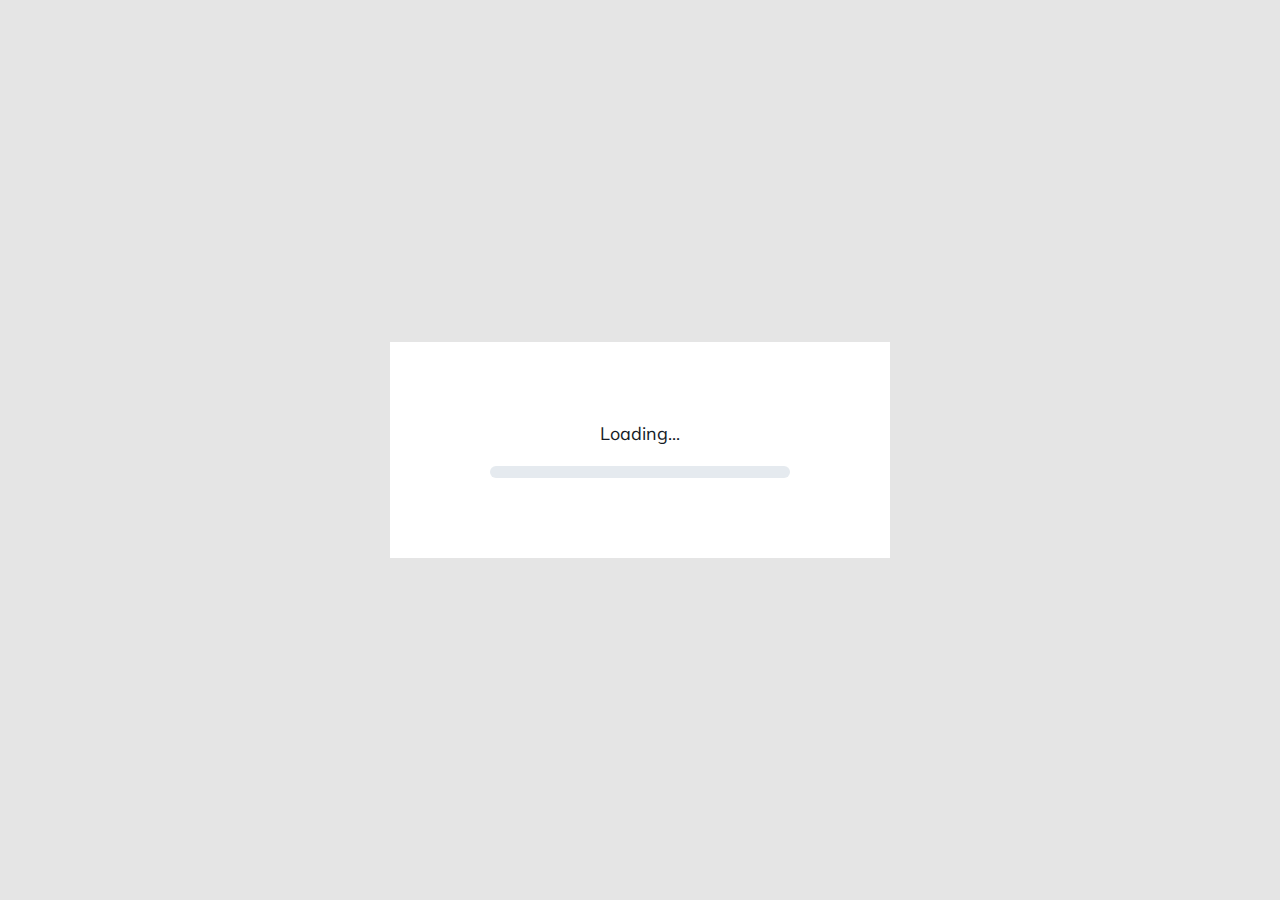
<file: animation/index.html>
<!DOCTYPE html>
<html lang="en">
  <head>
    <meta charset="UTF-8" />
    <meta name="viewport" content="width=device-width, initial-scale=1.0" />
    <title>Animation</title>
    <link rel="stylesheet" href="https://fonts.googleapis.com/css2?family=Mulish&display=swap">
    <link rel="stylesheet" href="./style.css" />
  </head>
  <body>
    <section class="loading">
      <h1 class="loading-title">Loading...</h1>
      <div class="progress-bar" aria-hidden="true">
        <span class="progress-bar-gauge"></span>
      </div>
    </section>
  </body>
</html>
</file>
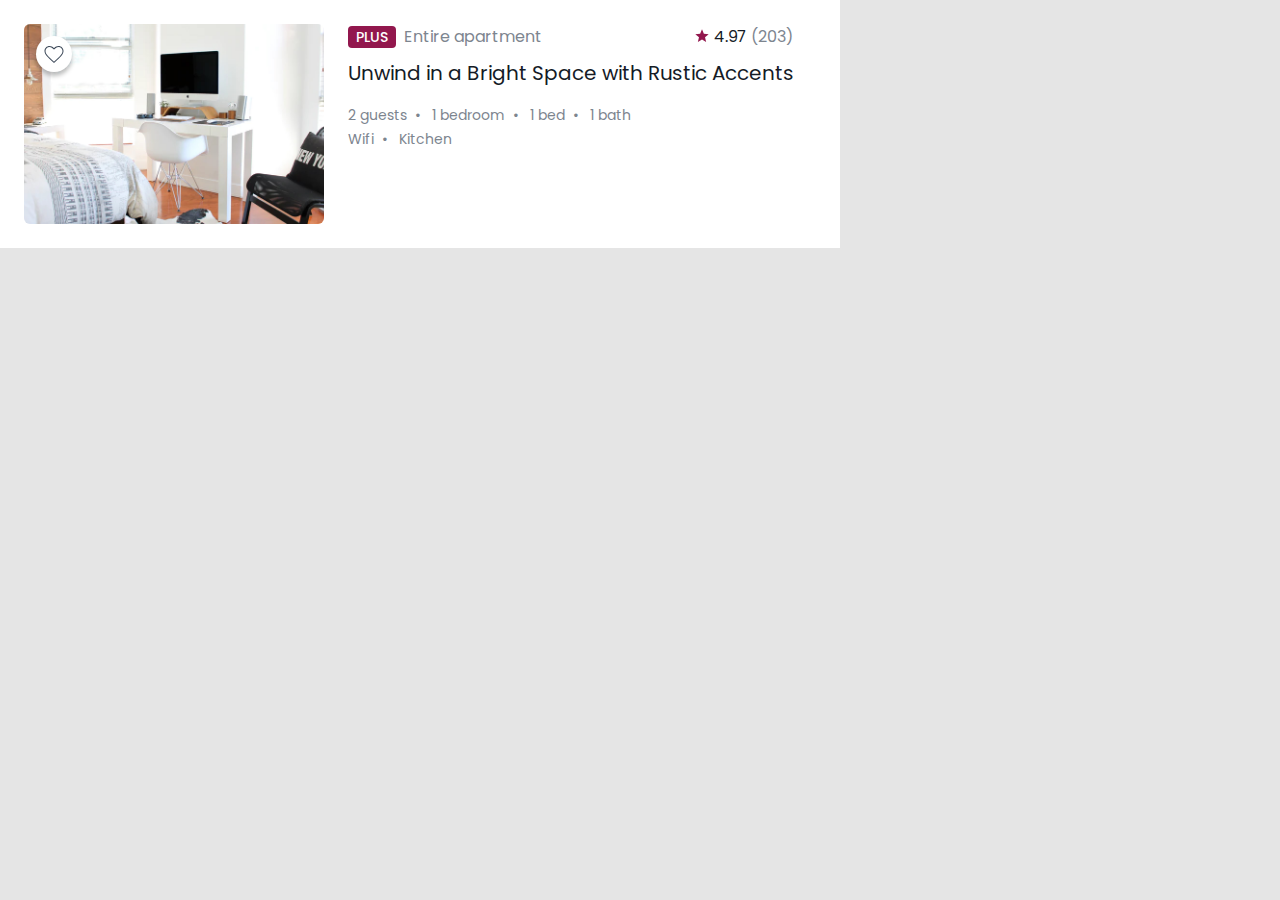
<file: baackground/index.html>
<!DOCTYPE html>
<html lang="en">
  <head>
    <meta charset="UTF-8" />
    <meta name="viewport" content="width=device-width, initial-scale=1.0" />
    <title>Background</title>
    <link href="https://fonts.googleapis.com/css2?family=Poppins:wght@400;500&display=swap" rel="stylesheet" />
    <link rel="stylesheet" href="./style.css" />
  </head>
  <body>
    <article class="card">
      <div class="card-image">
        <button type="button" class="like-button" aria-label="Like this property"></button>
      </div>

      <div class="card-content">
        <header class="card-header">
          <div class="property-type">
            <strong class="plus-badge">Plus</strong>
            <span>Entire apartment</span>
          </div>

          <div class="property-rate">
            <strong aria-label="Review: 4.97">
              4.97
            </strong>
            <span aria-label="Total 203 reviews">(203)</span>
          </div>
        </header>

        <h1 class="card-title">
          Unwind in a Bright Space with Rustic Accents
        </h1>

        <div class="card-detail">
          <dl class="property-detail">
            <div>
              <dt class="sr-only">Rooms and beds</dt>
              <dd>
                <span>2 guests</span>
                <span>1 bedroom</span>
                <span>1 bed</span>
                <span>1 bath</span>
              </dd>
            </div>

            <div>
              <dt class="sr-only">Amenities</dt>
              <dd>
                <span>Wifi</span>
                <span>Kitchen</span>
              </dd>
            </div>
          </dl>
        </div>
      </div>
    </article>
  </body>
</html>
</file>
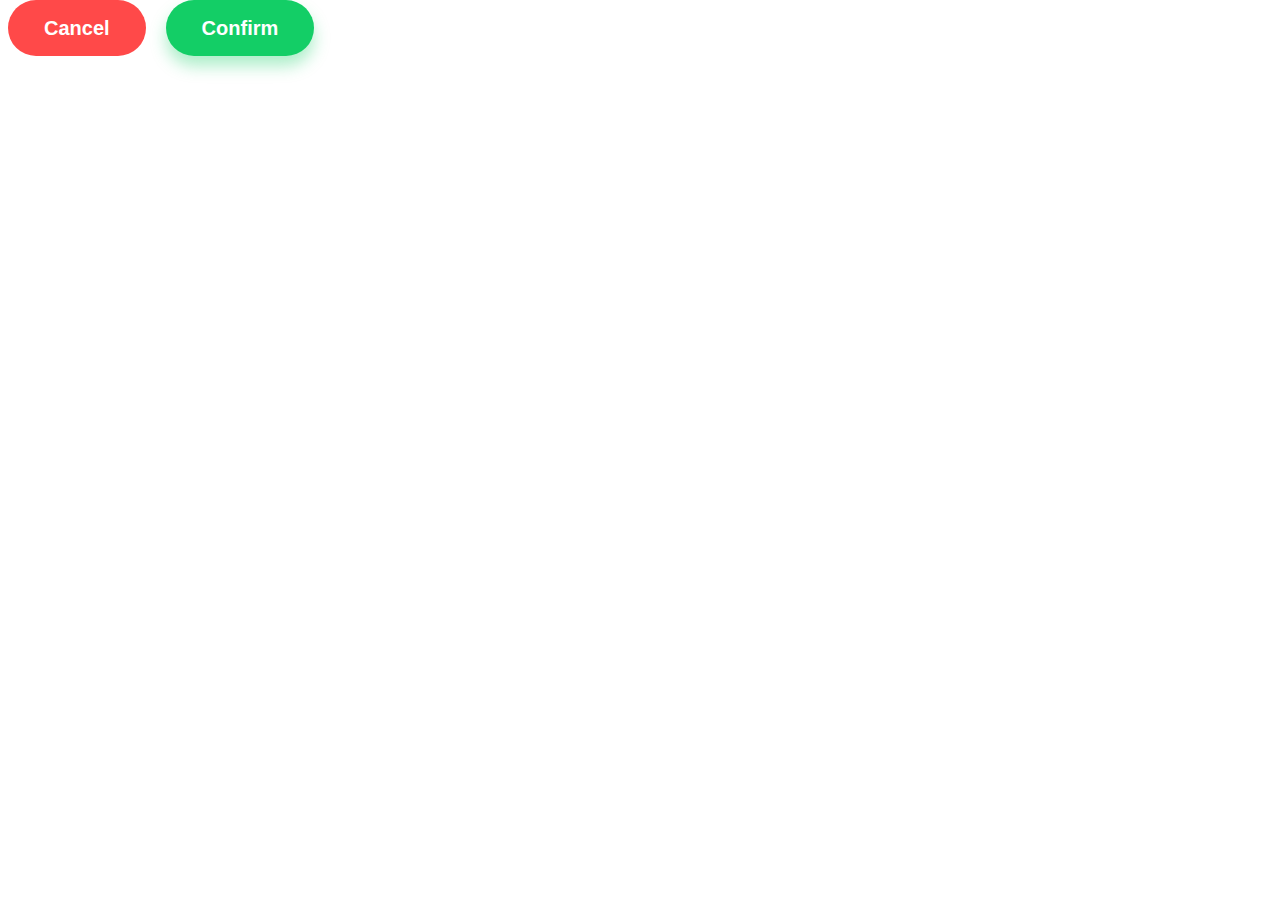
<file: box-shadow/index.html>
<!DOCTYPE html>
<html lang="en">
  <head>
    <meta charset="UTF-8" />
    <meta name="viewport" content="width=device-width, initial-scale=1.0" />
    <title>Box Shadow</title>
    <link rel="stylesheet" href="./style.css" />
  </head>
  <body>
    <button type="button" class="cancel-button">Cancel</button>
    <button type="button" class="confirm-button">Confirm</button>
  </body>
</html>
</file>
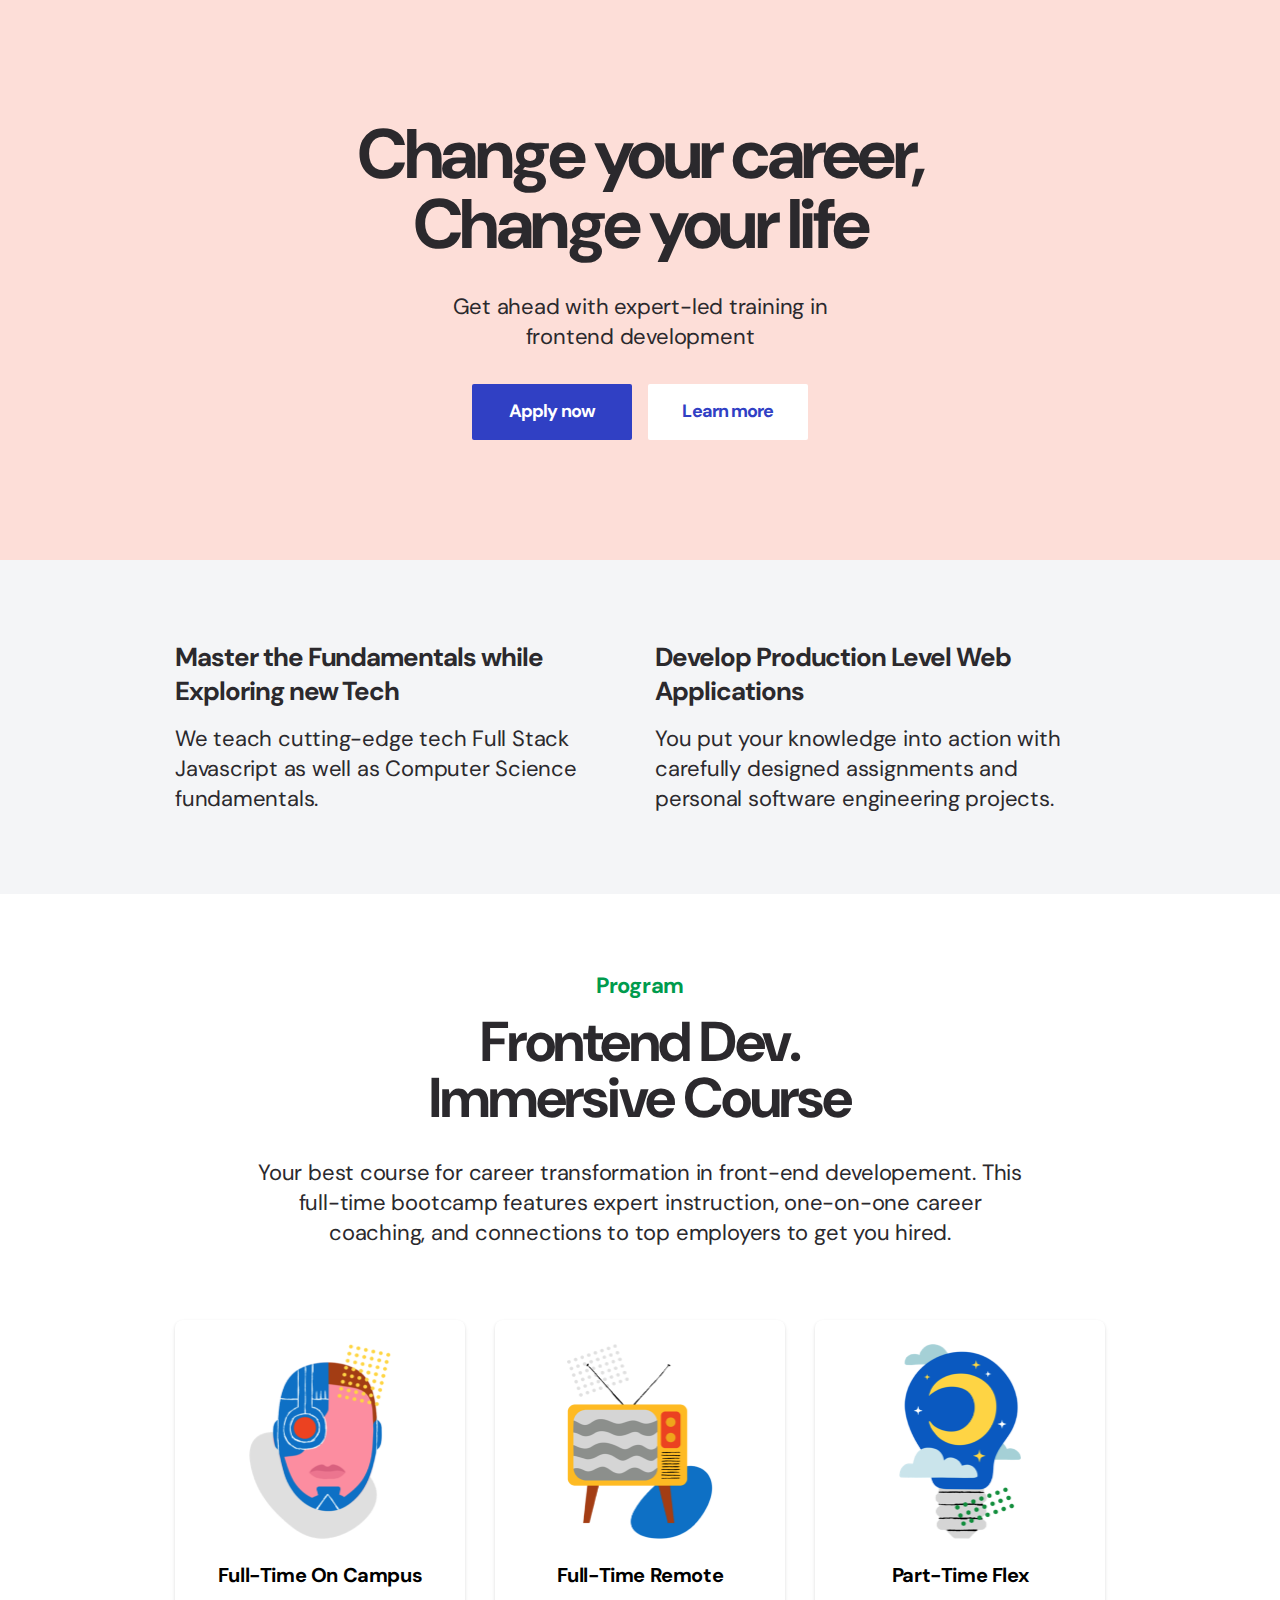
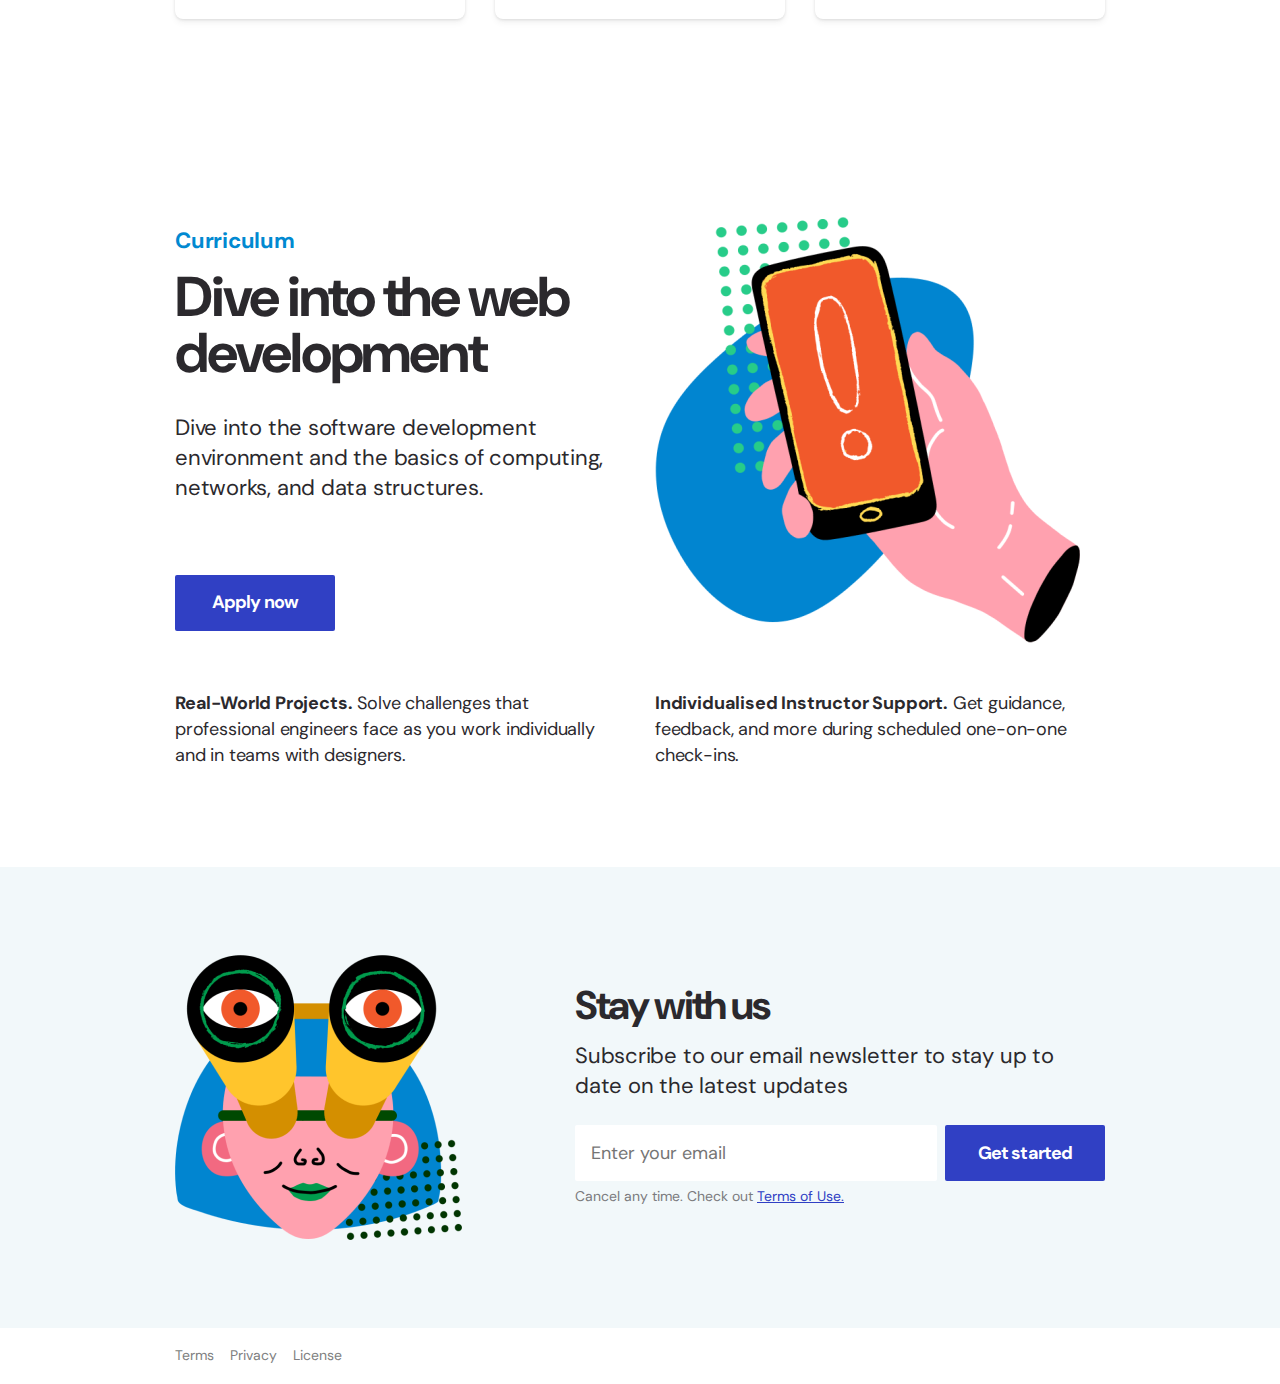
<file: final-project/index.html>
<!DOCTYPE html>
<html lang="en">
<head>
  <meta charset="UTF-8">
  <meta http-equiv="X-UA-Compatible" content="IE=edge">
  <meta name="viewport" content="width=device-width, initial-scale=1.0">
  <link rel="stylesheet" href="./assets/css/grid.min.css">
  <link rel="stylesheet" href="./assets/css/style.css">
  <link href="https://fonts.googleapis.com/css2?family=DM+Sans:wght@400;700&display=swap" rel="stylesheet">

  <title>Final Project</title>
</head>
<body>
  <section class="landing">
    <div class="container">
      <div class="row">
        <div class="col-12">
          <div class="landing-content">
            <h1 class="landing-title">
              Change your career,
              <br>
              Change  your life
            </h1>
            <p class="landing-desc">
              Get ahead with expert-led training in
              <br>
              frontend development
            </p>
            <div class="button-group">
              <a href="#" class="fill-button">Apply now</a>
              <a href="#" class="fill-button inverted">Learn more</a>
            </div>  
          </div>
        </div>
      </div>
    </div>  
  </section>

  <section class="service">
    <div class="container">
      <div class="row">
        <div class="col-12 col-md-6">
          <h2 class="service-title">
            Master the Fundamentals while Exploring new Tech
          </h2>
          <p class="service-desc">
            We teach cutting-edge tech Full Stack Javascript as well as Computer Science fundamentals.
          </p>
        </div>
        <div class="col-12 col-md-6">
          <h2 class="service-title">
            Develop Production Level Web Applications
          </h2>
          <p class="service-desc">
            You put your knowledge into action with carefully designed assignments and personal software engineering projects.
          </p>
        </div>
      </div>
    </div>
  </section>

  <section class="program section">
    <div class="container">
      <div class="row justify-content-center">
        <div class="col-12 col-md-10">
          <strong class="section-category">Program</strong>
          <h1 class="section-title">
            Frontend Dev.
            <br>
            Immersive Course
          </h1>
          <p class="section-desc">
            Your best course for career transformation in front-end developement. This full-time bootcamp features expert instruction, one-on-one career coaching, and connections to top employers to get you hired.
          </p>
        </div>
      </div>
      <div class="row">
        <div class="col-12 col-md-4">
          <a href="#" class="program-card">
            <img src="./assets/images/img-fulltime-campus.png" alt="">
            <strong>Full-Time On Campus</strong>
          </a>
        </div>
        <div class="col-12 col-md-4">
          <a href="#" class="program-card">
            <img src="./assets/images/img-fulltime-remote.png" alt="">
            <strong>Full-Time Remote</strong>
          </a>
        </div>
        <div class="col-12 col-md-4">
          <a href="#" class="program-card">
            <img src="./assets/images/img-parttime-flex.png" alt="">
            <strong>Part-Time Flex</strong>
          </a>
        </div>
      </div>
    </div>
  </section>

  <section class="curriculum section">
    <div class="container">
      <div class="row align-items-center">
        <div class="col-12 col-md-6">
          <strong class="section-category">Curriculum</strong>
          <h1 class="section-title">Dive into the web development</h1>
          <p class="section-desc">Dive into the software development environment and the basics of computing, networks, and data structures.</p>
          <a href="#" class="fill-button">
            Apply now
          </a>
        </div>
        <div class="col-12 col-md-6">
          <div class="curriculum-image">
            <img src="./assets/images/img-curriculum.png" alt="Curriculum">
          </div>
        </div>
      </div>
      <div class="row">
        <div class="col-12 col-md-6">
          <p class="curriculum-detail-desc"><strong>Real-World Projects.</strong> Solve challenges that professional engineers face as you work individually and in teams with designers.</p>
        </div>
        <div class="col-12 col-md-6">
          <p class="curriculum-detail-desc"><strong>Individualised Instructor Support.</strong> Get guidance, feedback, and more during scheduled one-on-one check-ins.</p>
        </div>
      </div>
    </div>
  </section>

  <aside class="subscription">
    <div class="container">
      <div class="row align-items-center">
        <div class="col-12 col-md-5">
          <div class="subscription-image">
            <img src="./assets/images/img-banner.png" alt="Subscribe us">
          </div>
        </div>
        <div class="col-12 col-md-7">
          <h1 class="subscription-title">
            Stay with us
          </h1>
          <p class="subscription-desc">
            Subscribe to our email newsletter to stay up to date on the latest updates
          </p>
          <form action="" method="POST" class="subscription-form">
            <div class="input-group">
              <input type="email" name="" id="" placeholder="Enter your email">
              <button type="submit" class="fill-button">Get started</button>
            </div>
            <p class="form-notice">
              Cancel any time. Check out 
              <a href="#">Terms of Use.</a>
            </p>
          </form>
        </div>
      </div>
    </div>
  </aside>

  <footer class="footer">
    <div class="container">
      <div class="row">
        <div class="col-12">
          <ul class="footer-links">
            <li class="footer-link"><a href="#">Terms</a></li>
            <li class="footer-link"><a href="#">Privacy</a></li>
            <li class="footer-link"><a href="#">License</a></li>
          </ul>
        </div>
      </div>
    </div>
  </footer>
</body>
</html>
</file>
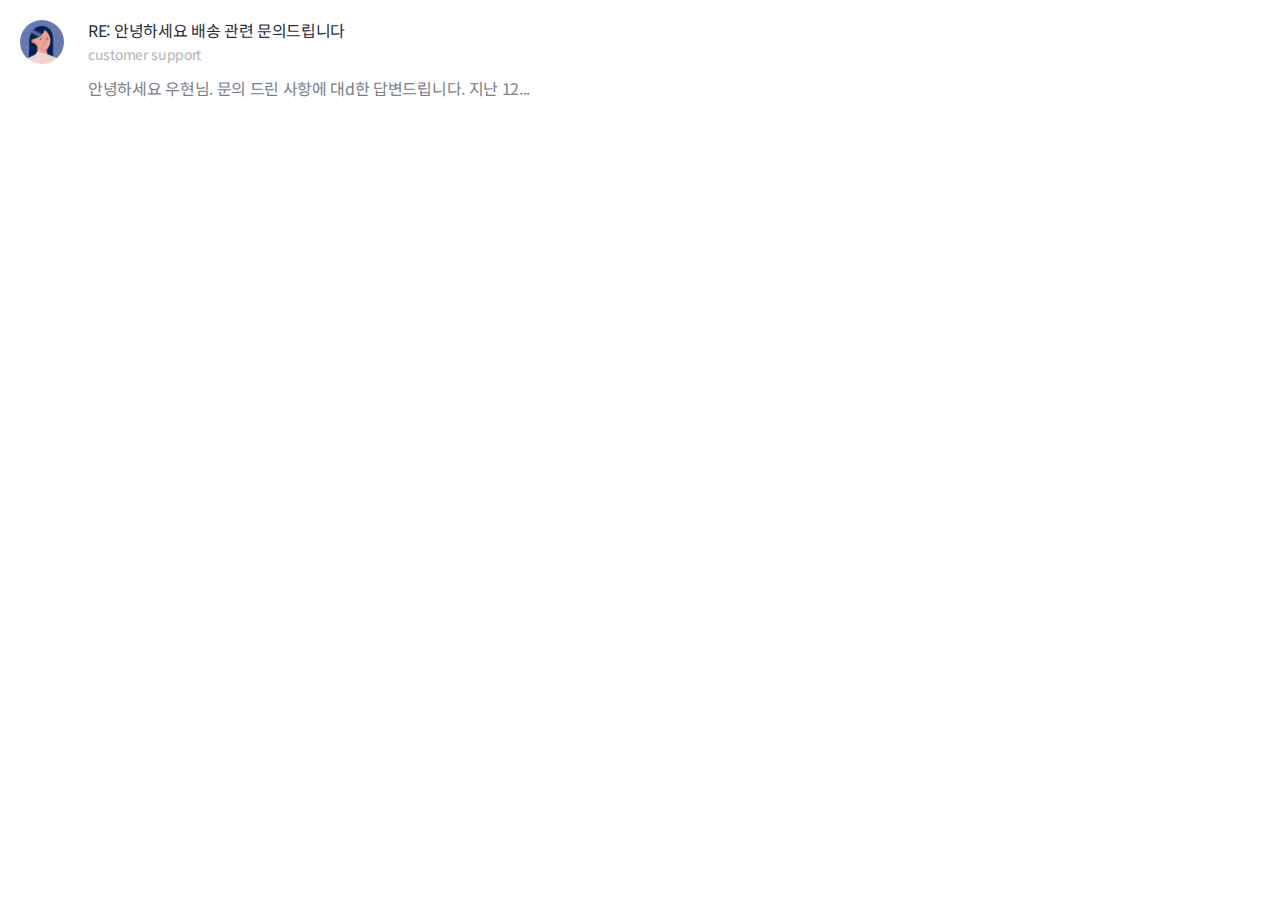
<file: flexbox-02/index.html>
<!DOCTYPE html>
<html lang="ko">
  <head>
    <meta charset="UTF-8" />
    <meta name="viewport" content="width=device-width, initial-scale=1.0" />
    <title>Flexbox 2</title>
    <link href="https://fonts.googleapis.com/css?family=Noto+Sans+KR&display=swap" rel="stylesheet" />
    <link rel="stylesheet" href="./style.css" />
  </head>
  <body>
    <div class="card">
      <img src="./assets/user.jpg" alt="Customer support" class="card-user" />
      <div class="card-content">
        <h1>RE: 안녕하세요 배송 관련 문의드립니다</h1>
        <strong>
          customer support
        </strong>
        <p>
          안녕하세요 우현님. 문의 드린 사항에 대d한 답변드립니다. 지난 12...
        </p>
      </div>
    </div>
  </body>
</html>
</file>
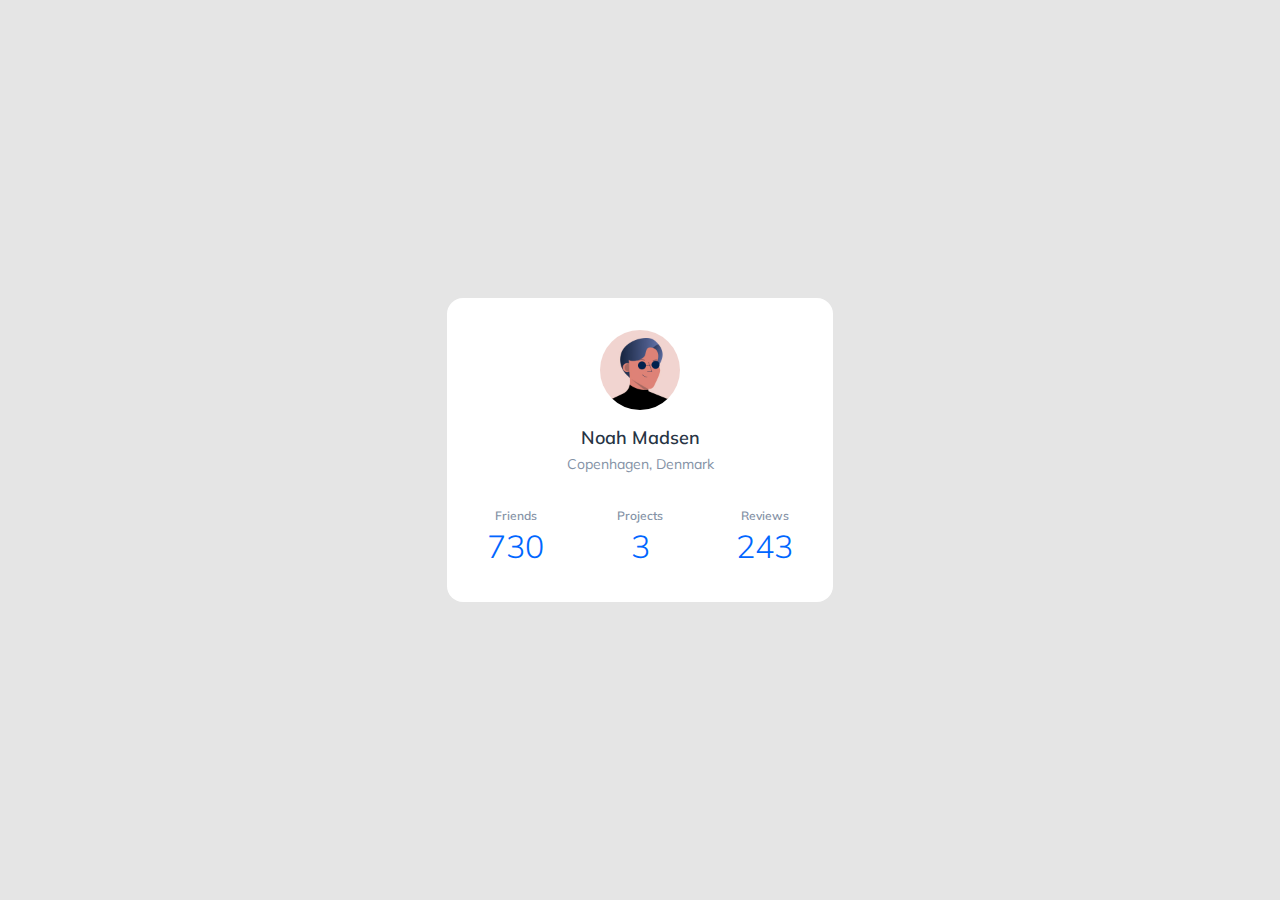
<file: flexbox-03/index.html>
<!DOCTYPE html>
<html lang="en">
  <head>
    <meta charset="UTF-8" />
    <meta name="viewport" content="width=device-width, initial-scale=1.0" />
    <title>Flexbox 3</title>
    <link href="https://fonts.googleapis.com/css?family=Muli:300,400,600&display=swap" rel="stylesheet" />
    <link rel="stylesheet" href="./style.css" />
  </head>
  <body>
    <section class="profile">
      <img src="./assets/user.jpg" alt="Noah Madsen" class="profile-image" />
      <h1 class="profile-name">Noah Madsen</h1>
      <p class="profile-location">Copenhagen, Denmark</p>

      <dl class="profile-detail">
        <div class="profile-detail-item">
          <dt>Friends</dt>
          <dd>730</dd>
        </div>
        <div class="profile-detail-item">
          <dt>Projects</dt>
          <dd>3</dd>
        </div>
        <div class="profile-detail-item">
          <dt>Reviews</dt>
          <dd>243</dd>
        </div>
      </dl>
    </section>
  </body>
</html>
</file>
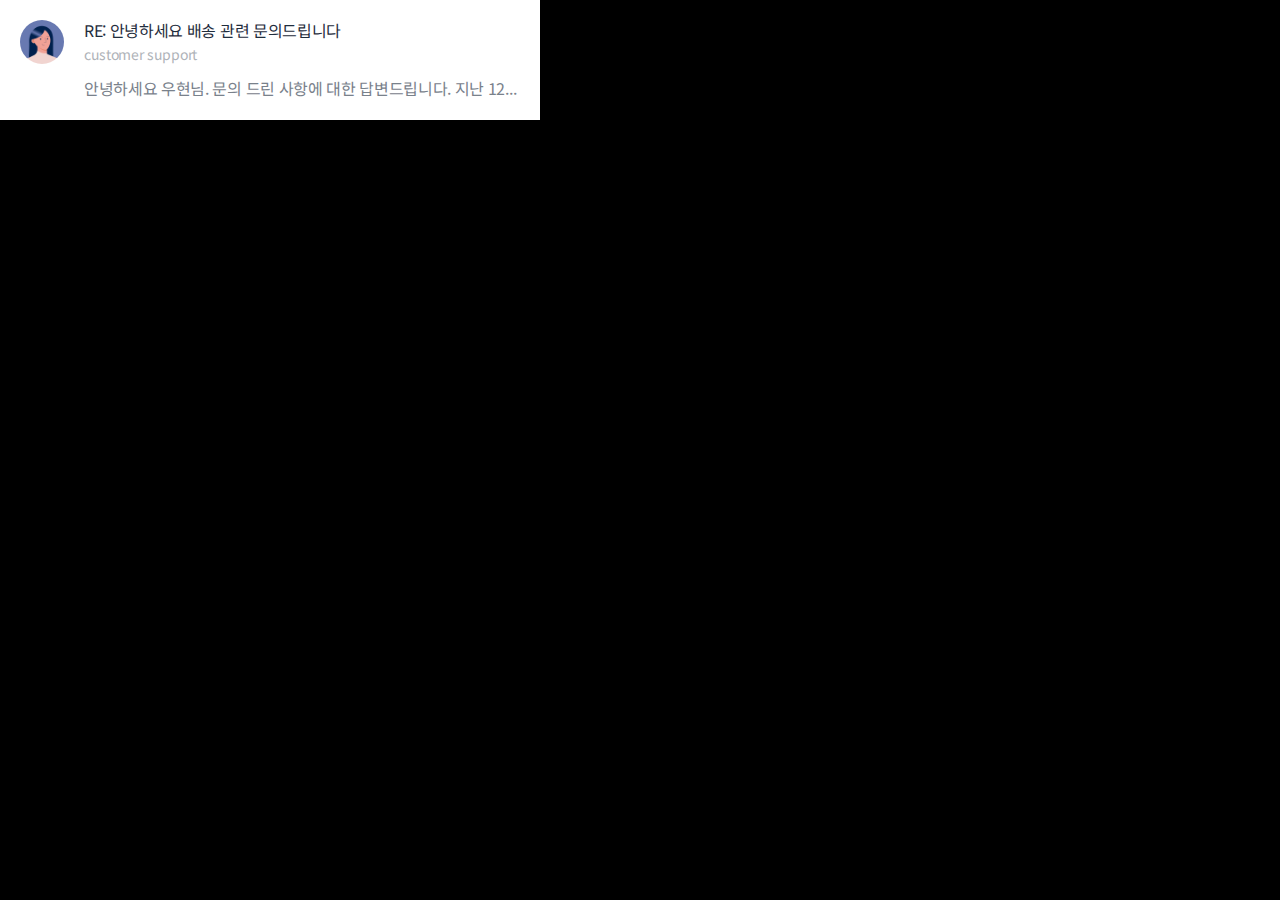
<file: float-02/index.html>
<!DOCTYPE html>
<html lang="ko">
  <head>
    <meta charset="UTF-8" />
    <meta name="viewport" content="width=device-width, initial-scale=1.0" />
    <title>Float 2</title>
    <link href="https://fonts.googleapis.com/css?family=Noto+Sans+KR&display=swap" rel="stylesheet" />
    <link rel="stylesheet" href="./style.css" />
  </head>
  <body>
    <div class="card clearfix">
      <img src="./assets/user.jpg" alt="Customer support" class="card-user" />
      <div class="card-content">
        <h1>RE: 안녕하세요 배송 관련 문의드립니다</h1>
        <strong>
          customer support
        </strong>
        <p>
          안녕하세요 우현님. 문의 드린 사항에 대한 답변드립니다. 지난 12...
        </p>
      </div>
    </div>
  </body>
</html>
</file>
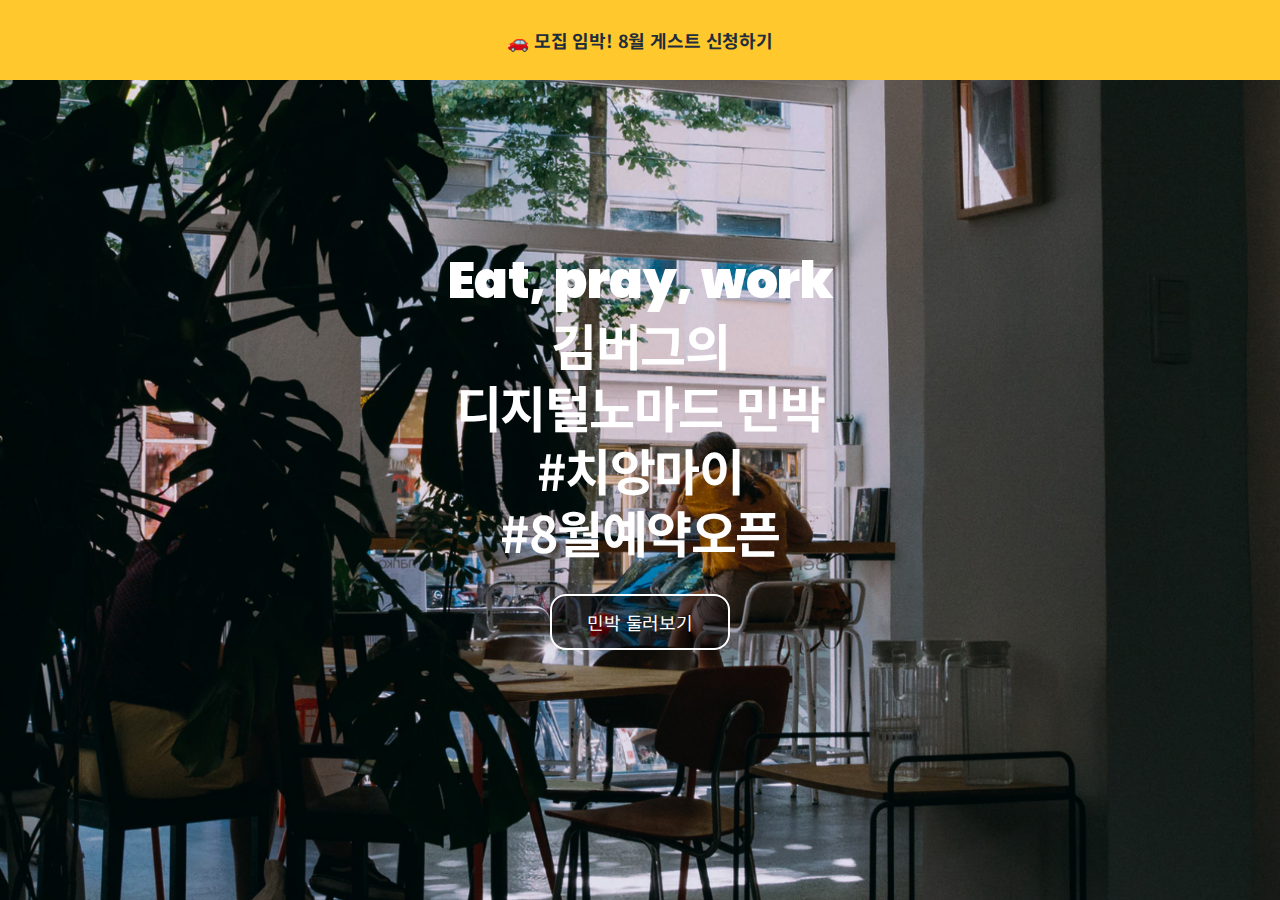
<file: media-query/index.html>
<!DOCTYPE html>
<html lang="ko">
  <head>
    <meta charset="UTF-8" />
    <meta name="viewport" content="width=device-width, initial-scale=1.0" />
    <title>Media Query</title>
    <link
      href="https://fonts.googleapis.com/css2?family=Noto+Sans+KR:wght@700;900&family=Poppins:wght@700&display=swap"
      rel="stylesheet"
    />
    <link rel="stylesheet" href="./style.css" />
  </head>
  <body>
    <aside class="banner">
      <h1 class="banner-title">
        <a href="#">
          🚗 모집 임박! 8월 게스트 신청하기
        </a>
      </h1>
    </aside>

    <section class="landing">
      <h1 class="landing-title">
        <strong lang="en">Eat, pray, work</strong>
        김버그의<br />
        디지털노마드 민박<br />
        #치앙마이<br />
        #8월예약오픈
      </h1>
      <a href="#" class="landing-link">
        민박 둘러보기
      </a>
    </section>
  </body>
</html>
</file>
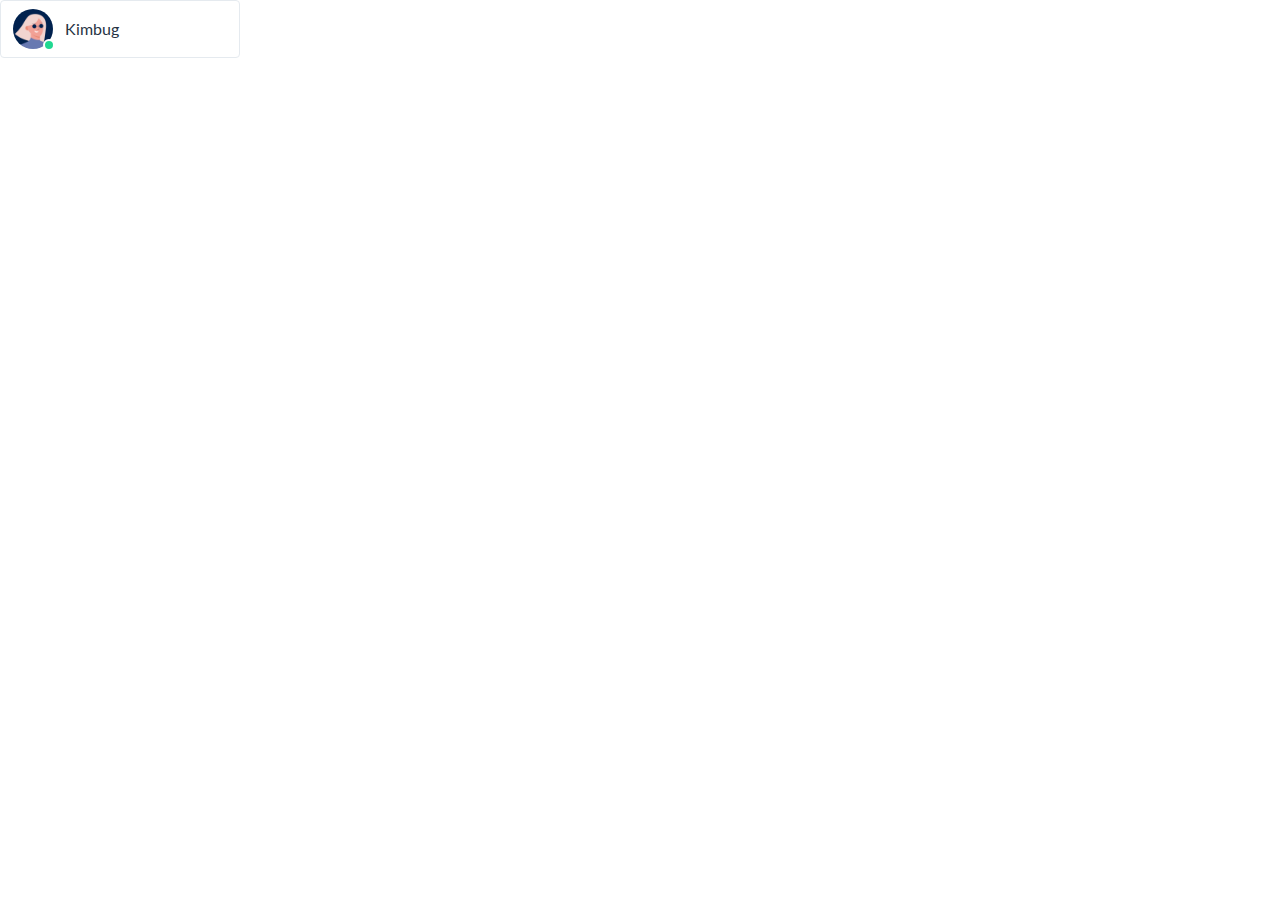
<file: position-01/index.html>
<!DOCTYPE html>
<html lang="en">
  <head>
    <meta charset="UTF-8" />
    <meta name="viewport" content="width=device-width, initial-scale=1.0" />
    <title>Position 1</title>
    <link href="https://fonts.googleapis.com/css?family=Lato&display=swap" rel="stylesheet" />
    <link rel="stylesheet" href="./style.css" />
  </head>
  <body>
    <div class="user-card">
      <div class="user-photo">
        <img src="./assets/user.jpg" alt="Kimbug" />
        <span class="user-status" aria-label="Active"></span>
      </div>
      <h1 class="user-name">
        Kimbug
      </h1>
    </div>
  </body>
</html>
</file>
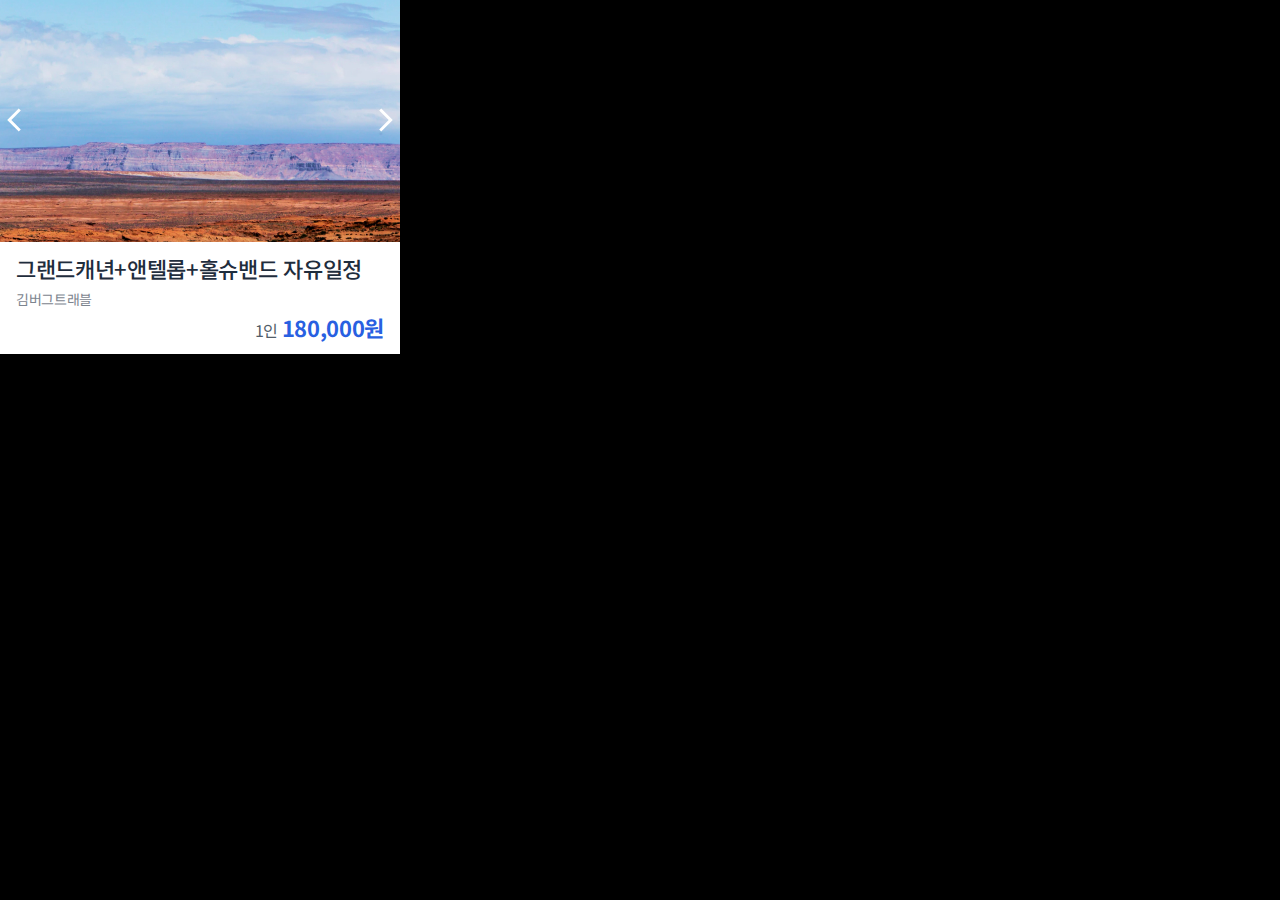
<file: position-02/index.html>
<!DOCTYPE html>
<html lang="ko">
  <head>
    <meta charset="UTF-8" />
    <meta name="viewport" content="width=device-width, initial-scale=1.0" />
    <title>Position 2</title>
    <link href="https://fonts.googleapis.com/css?family=Noto+Sans+KR:400,500,700&display=swap" rel="stylesheet" />
    <link rel="stylesheet" href="./style.css" />
  </head>
  <body>
    <div class="card">
      <div class="card-carousel">
        <img src="./assets/img-card.jpg" alt="그랜드캐년" />
        <button type="button" aria-label="이전" id="prev"></button>
        <button type="button" aria-label="다음" id="next"></button>
      </div>
      <div class="card-content">
        <h1>
          그랜드캐년+앤텔롭+홀슈밴드 자유일정
        </h1>
        <span>
          김버그트래블
        </span>

        <strong>
          <span>
            1인
          </span>
          180,000원
        </strong>
      </div>
    </div>
  </body>
</html>
</file>
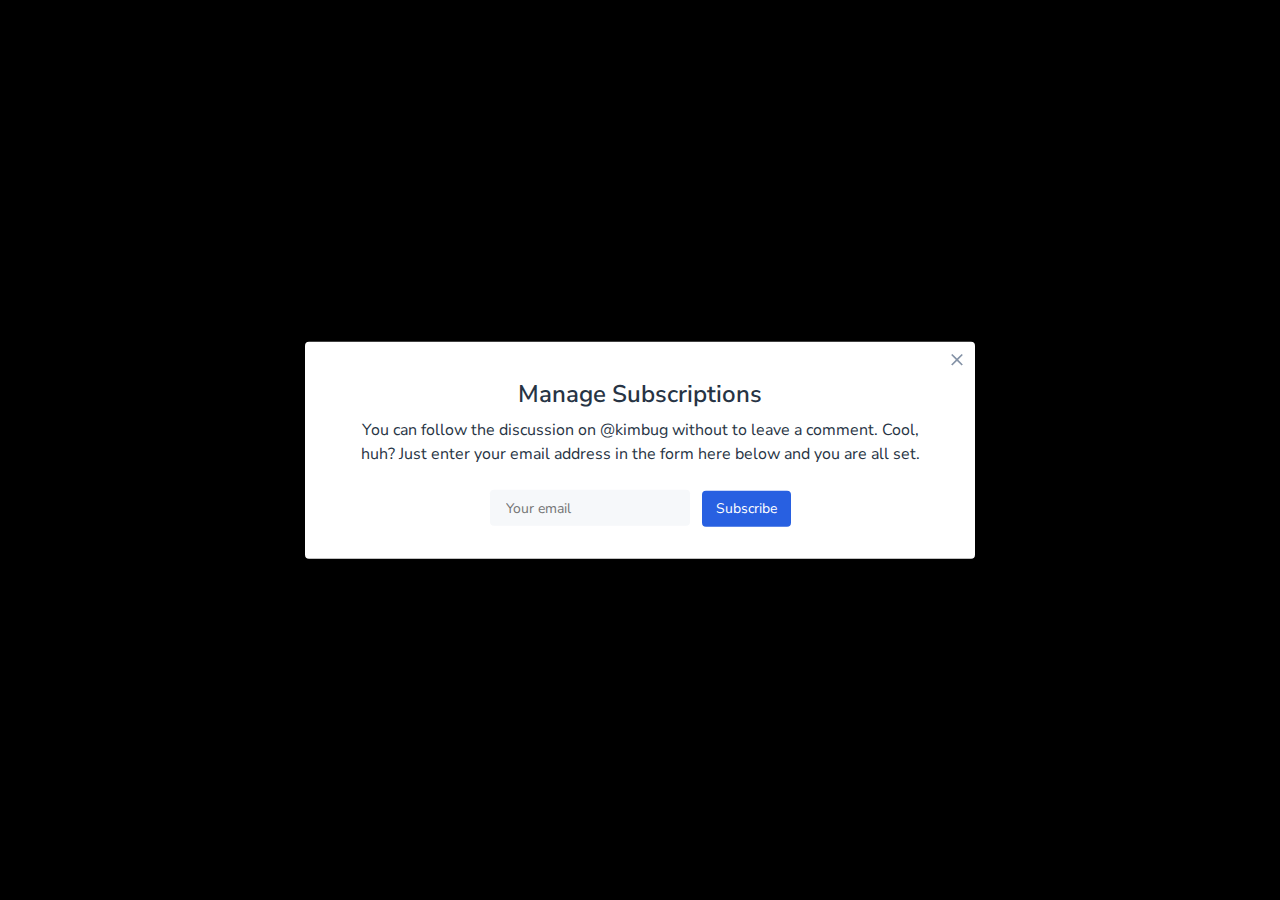
<file: position-03/index.html>
<!DOCTYPE html>
<html lang="en">
  <head>
    <meta charset="UTF-8" />
    <meta name="viewport" content="width=device-width, initial-scale=1.0" />
    <title>Position 3</title>
    <link href="https://fonts.googleapis.com/css?family=Nunito+Sans:400,600&display=swap" rel="stylesheet" />
    <link rel="stylesheet" href="./style.css" />
  </head>
  <body>
    <aside class="modal">
      <h1 class="modal-title">Manage Subscriptions</h1>
      <p class="modal-desc">
        You can follow the discussion on @kimbug without to leave a comment. Cool, huh? Just enter your email address in
        the form here below and you are all set.
      </p>
      <div class="input-group">
        <input type="email" placeholder="Your email" />
        <button type="button">Subscribe</button>
      </div>
      <button type="button" class="close-button" aria-label="Close the modal"></button>
    </aside>
  </body>
</html>
</file>
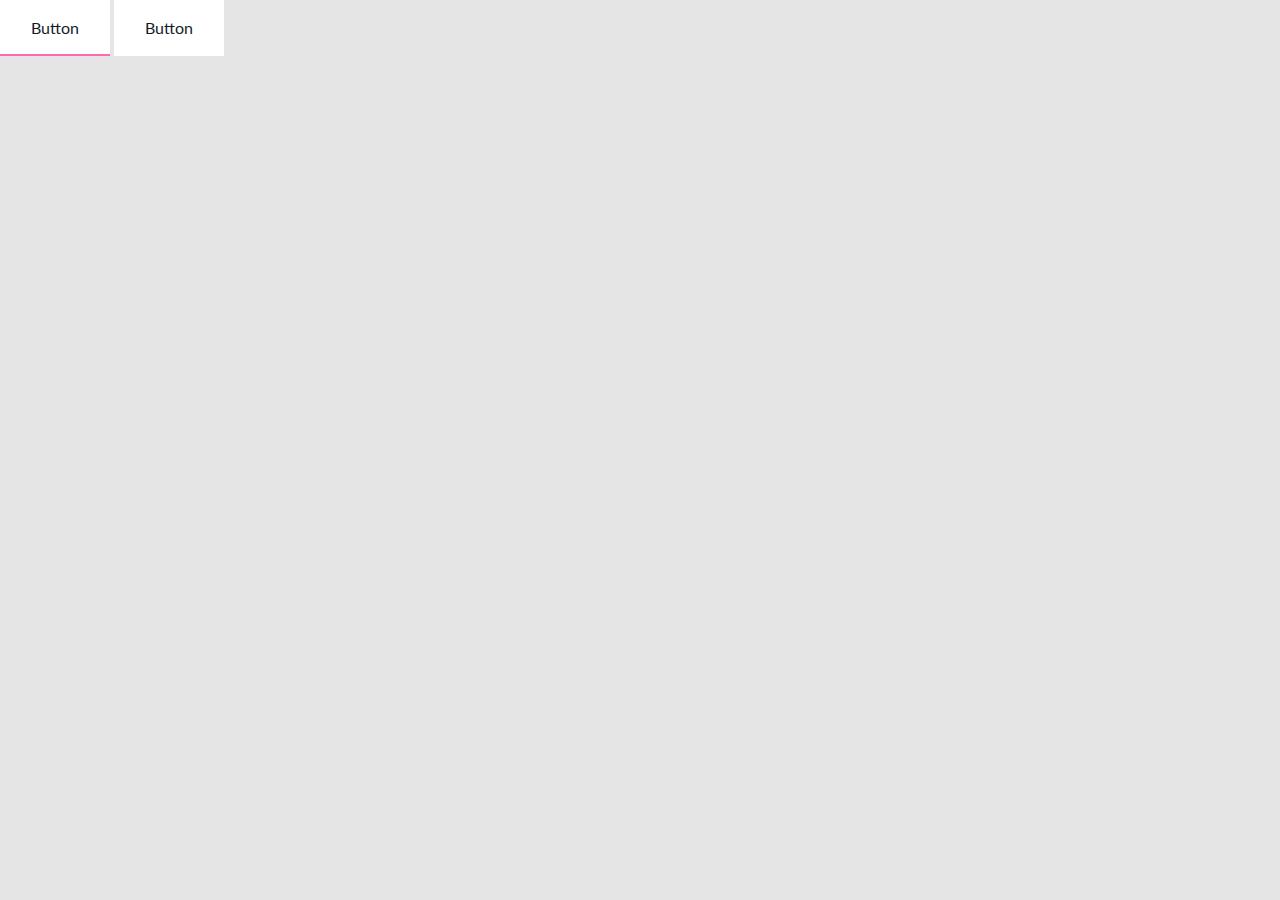
<file: transition/index.html>
<!DOCTYPE html>
<html lang="en">
  <head>
    <meta charset="UTF-8" />
    <meta name="viewport" content="width=device-width, initial-scale=1.0" />
    <title>Transition</title>
    <link rel="stylesheet" href="https://fonts.googleapis.com/css2?family=Lato&display=swap">
    <link rel="stylesheet" href="./style.css" />
  </head>
  <body>
    <button type="button" class="line-button">
      Button
    </button>
    <button type="button" class="line-button">
      Button
    </button>
  </body>
</html>
</file>
<file: animation/style.css>
/* ▼ WHERE YOUR CODE BEGINS */

* {
  margin: 0;
  padding: 0;
  -webkit-box-sizing: border-box;
  -moz-box-sizing: border-box;
  box-sizing: border-box;
}

body {
  display: flex;
  justify-content: center;
  align-items: center;
  height: 100vh;
  background-color: #E5E5E5;
  font-family: 'Mulish', sans-serif;
}

.loading {
  display: flex;
  flex-direction: column;
  justify-content: center;
  align-items: center;
  width: 500px;
  height: 216px;
  background-color: #FFF;
}

.loading-title {
  font-size: 18px;
  font-weight: 400;
  line-height: 1.3;
  color: #151B26;
  animation-name: loading-title;
  animation-duration: 1600ms;
  animation-iteration-count: infinite;
  animation-direction: alternate;
}

@keyframes loading-title {
  0% {
    opacity: 0.2;
  }

  30% {
    opacity: 0.6;
  }

  100% {
    opacity: 1;
  }
}

.progress-bar {
  overflow: hidden;
  position: relative;
  width: 300px;
  height: 12px;
  margin-top: 20px;
  border-radius: 100px;
  background-color: #E5EAEF;
}

.progress-bar-gauge {
  position: absolute;
  height: 12px;
  top: 0;
  left: 0;
  border-radius: 100px;
  background-color: #13CE66;
  animation-name: progress-bar;
  animation-duration: 1600ms;
  animation-iteration-count: infinite;
  animation-timing-function: ease-out;
}

@keyframes progress-bar {
  0% {
    width: 0;
    opacity: 1;
  }

  90% {
    width: 100%;
    opacity: 1;
  }

  100% {
    width: 100%;
    opacity: 0;
  }
}
</file>
<file: baackground/style.css>
/* ▼ WHERE YOUR CODE BEGINS */

* {
  margin: 0;
  padding: 0;
  -webkit-box-sizing: border-box;
  -moz-box-sizing: border-box;
  box-sizing: border-box;
  font-family: Poppins;
}

body {
  background-color: #E5E5E5;
}

.sr-only {
  z-index: -7721;
  overflow: hidden;
  position: absolute;
  width: 1px;
  height: 1px;
  opacity: 0;
}

.card {
  display: flex;
  flex-grow: 1;
  width: 840px;
  height: 248px;
  padding: 24px 24px 25px 24px;
  background-color: #FFF;
}

.card-image {
  overflow: hidden;
  position: relative;
  display: flex;
  justify-content: center;
  align-items: center;
  width: 300px;
  height: 200px;
  margin-right: 24px;
  border-radius: 6px;
  background: url('./assets/img-house.jpg') center center no-repeat;
  background-size: cover;
}

.like-button {
  position: absolute;
  width: 36px;
  height: 36px;
  left: 12px;
  top: 12px;
  cursor: pointer;
  border: none;
  border-radius: 50%;
  box-shadow: 0px 4px 4px rgba(0, 0, 0, 0.25);
  background: url('./assets/icon-favorite.svg') center center no-repeat;
  background-size: 24px 24px;
  background-color: #FFF;
}

.card-header {
  display: flex;
  justify-content: space-between;
  align-items: center;
  margin-bottom: 8px;
}

.plus-badge {
  display: inline-block;
  margin-right: 4px;
  padding: 1px 8px;
  border-radius: 4px;
  font-size: 14px;
  font-weight: 500;
  line-height: 1.428571428571429;
  /* 20 / 14 = 1.428571428571429 */
  text-align: center;
  text-transform: uppercase;
  background-color: #92174D;
  color: #FFF;
}

.property-type span {
  font-size: 16px;
  line-height: 1.25;
  /* 20 / 16 = 1.25 */
  color: #7D858F;
}

.property-rate::before {
  content: '';
  position: relative;
  display: inline-block;
  width: 16px;
  height: 16px;
  top: 2px;
  background: url(./assets/icon-star.svg) center center no-repeat;
  background-size: contain
}

.property-rate {
  font-size: 16px;
  line-height: 1.25;
}

.property-rate strong {
  font-weight: 400;
  color: #151B26;
}

.property-rate span {
  color: #7D858F;
}

.card-title {
  margin-bottom: 16px;
  font-size: 20px;
  font-weight: 400;
  line-height: 1.6;
  color: #151B26;
}

.property-detail dd span::after {
  content: '\2022';
  margin: 0 8px;
}

.property-detail dd span:last-child::after {
  content: '';
  margin: 0;
}

.property-detail {
  font-size: 14px;
  line-height: 1.428571428571429;
  color: #7D858F;
}

.property-detail div:first-child {
  margin-bottom: 4px;
}
</file>
<file: box-shadow/style.css>
* {
  margin: 0;
  padding: 0;
  box-sizing: border-box;
}

body  {
  position: relative;
  margin: 0 auto;
}

button {
  display: inline-flex;
  align-items: center;
  justify-content: center;
  height: 56px;
  margin: 0 8px;
  padding: 0 36px;
  border: none;
  border-radius: 50px;
  font-size: 20px;
  font-weight: 600;
  cursor: pointer;
  color: #FFF;
}

button:focus,
button:active {
  outline: none;
}

.cancel-button {
  transition: box-shadow 250ms ease-in;
  background-color: #FF4949;
}
.cancel-button:hover {
  box-shadow: 0 10px 16px 0 rgba(255, 73, 73, 0.35);
}

.confirm-button {
  box-shadow: 0 10px 16px 0 rgba(19, 206, 100, 0.35);
  background-color: #13CE66;
}
</file>
<file: flexbox-02/style.css>
* {
  box-sizing: border-box;
  margin: 0;
}

body {
  font-family: "Noto Sans KR", sans-serif;
  letter-spacing: -0.02em;
}

h1 {
  font-size: 16px;
  font-weight: 400;
  color: #1f2d3d;
  line-height: 1.25;
}

strong {
  font-size: 14px;
  font-weight: 400;
  color: #afb3b9;
  line-height: 1.4285714286;
}

p {
  font-size: 16px;
  color: #79818b;
  line-height: 1.5;
}

.card {
  width: 550px;
  padding: 20px;
  background-color: #fff;
}

.card-user {
  width: 44px;
  height: 44px;
  border-radius: 50%;
  margin-right: 20px;
}

.card-content h1 {
  margin-bottom: 4px;
}

.card-content strong {
  display: block;
  margin-bottom: 12px;
}

/* ▼ WHERE YOUR CODE BEGINS */

.card {
  display: flex;
  justify-content: space-between;
}
</file>
<file: flexbox-03/style.css>
* {
  box-sizing: border-box;
  margin: 0;
}

body {
  font-family: "Muli", sans-serif;
  color: #273444;
  background-color: #E5E5E5;
}

.profile-name {
  font-size: 18px;
  font-weight: 600;
  line-height: 1.3333333333;
}

.profile-location {
  font-size: 14px;
  line-height: 1.4285714286;
  color: #8492a6;
}

.profile-detail dt {
  font-size: 12px;
  font-weight: 600;
  line-height: 1.6666666667;
  color: #8492a6;
}

.profile-detail dd {
  font-size: 32px;
  font-weight: 300;
  line-height: 1.25;
  color: #0066ff;
}

/* ▼ WHERE YOUR CODE BEGINS */

body {
  display: flex;
  justify-content: center;
  align-items: center;
  width: 100%;
  height: 100vh;
}

.profile {
  display: flex;
  flex-direction: column;
  align-items: center;
  width: 386px;
  height: 304px;
  padding: 32px 40px;
  border-radius: 16px;
  background-color: #FFF;
}

.profile-image {
  display: block;
  width: 80px;
  height: 80px;
  margin-bottom: 16px;
  border-radius: 50%;
}

.profile-name {
  display: block;
  margin-bottom: 4px;
}

.profile-location {
  display: block;
  margin-bottom: 32px;
}

.profile-detail {
  display: flex;
  justify-content: space-between;
  align-items: center;
  width: 100%;
  /* width 값을 주지 않으면 짜부됨 */
  text-align: center;
}
</file>
<file: float-02/style.css>
* {
  box-sizing: border-box;
  margin: 0;
}

body {
  height: 100vh;
  font-family: "Noto Sans KR", sans-serif;
  letter-spacing: -0.02em;
  background-color: #000;
}

h1 {
  font-size: 16px;
  font-weight: 400;
  color: #1f2d3d;
  line-height: 1.25;
}

strong {
  font-size: 14px;
  font-weight: 400;
  color: #afb3b9;
  line-height: 1.4285714286;
}

p {
  font-size: 16px;
  color: #79818b;
  line-height: 1.5;
}

/* ▼ WHERE YOUR CODE BEGINS */

.clearfix::after {
  content: '';
  display: block;
  clear: both;
}

.card {
  position: relative;
  max-width: 540px;
  height: 120px;
  padding: 20px;
  background-color: #FFF;
}

.card-user {
  width: 44px;
  height: 44px;
  margin: 0 20px 56px 0;
  border-radius: 50%;
}

.card-user,
.card-content {
  float: left;
}

.card-content strong {
  display: inline-block;
  margin: 4px 0 12px 0;
}
</file>
<file: media-query/style.css>
* {
  box-sizing: border-box;
  margin: 0;
}

body {
  font-family: "Noto Sans KR", sans-serif;
  letter-spacing: -0.01em;
}

a {
  text-decoration: none;
}

.landing {
  background-image: url("./assets/img-bg.jpg");
  background-size: cover;
  background-position: center center;
  background-repeat: no-repeat;
}

.landing-title {
  line-height: 1.25;
  letter-spacing: -0.03em;
  color: #fff;
}

.landing-title strong {
  display: block;
  font-family: "Poppins", sans-serif;
  letter-spacing: -0.01em;
}

.landing-link {
  line-height: 1;
  color: #fff;
}

.banner-title a {
  color: #1f2d3d;
}

/* ▼ WHERE YOUR CODE BEGINS */

.banner {
  position: fixed;
  width: 100%;
  left: 0;
  bottom: 0;
  background-color: #FFC82C;
}

.banner-title a {
  display: flex;
  justify-content: center;
  align-items: center;
  width: 100%;
  height: 64px;
  font-size: 18px;
}

.landing {
  display: flex;
  flex-direction: column;
  justify-content: center;
  align-items: flex-end;
  width: 100%;
  height: 100vh;
  padding: 0 20px;
}

.landing-title {
  margin-bottom: 24px;
  text-align: right;
}

.landing-link {
  display: flex;
  justify-content: center;
  align-items: center;
  width: 160px;
  height: 52px;
  border: 2px solid #FFF;
  border-radius: 16px;
  font-size: 15px;
  background: rgba(0, 0, 0, 0.5);
}

@media screen and (min-width: 768px) {
  .banner {
    top: 0;
    bottom: auto;
  }

  .banner-title a {
    height: 80px;
  }

  .landing {
    align-items: center;
  }

  .landing-title {
    margin-bottom: 31px;;
    text-align: center;
    font-size: 50px;
  }

  .landing-link {
    width: 180px;
    height: 56px;
    font-size: 18px;
  }
}
</file>
<file: position-01/style.css>
* {
  box-sizing: border-box;
  margin: 0;
}

body {
  font-family: "Lato", sans-serif;
}

h1 {
  font-size: 16px;
  font-weight: 400;
  line-height: 1.5;
  color: #273444;
}

/* ▼ WHERE YOUR CODE BEGINS */

.user-card {
  position: relative;
  max-width: 240px; 
  padding: 8px 12px;
  border: 1px solid #E5EAEF;
  border-radius: 4px;
  background-color: #FFF;
}

.user-card::after {
  content: '';
  display: block;
  clear: both;
}

.user-photo,
.user-name {
  float: left;
}

.user-photo {
  position: relative;
  margin-right: 12px;
}

.user-photo img {
  display: block;
  width: 40px;
  height: 40px;
  border-radius: 50%;
}

.user-status {
  z-index: 1;
  position: absolute;
  /* position: absolute의 경우에는 그 요소를 display: block으로 만드는 효과가 있기 때문에 생략 가능.  */
  /* display: block; */
  width: 12px;
  height: 12px;
  right: -2px;
  bottom: -2px;
  border: 2px solid #FFF;
  border-radius: 50%;
  background-color: #21D891;
}

.user-name {
  /* display: inline-block; */
  margin: 8px 0;
}
</file>
<file: position-02/style.css>
* {
  box-sizing: border-box;
  margin: 0;
}

body {
  font-family: "Noto Sans KR", sans-serif;
  letter-spacing: -0.02em;
  background-color: #000;
}

h1 {
  font-size: 22px;
  font-weight: 500;
  color: #1f2d3d;
  line-height: 1.4545454545;
}

span {
  font-size: 14px;
  font-weight: 400;
  color: #7d858f;
  line-height: 1.5;
}

strong {
  font-size: 22px;
  color: #2860e1;
  line-height: 1.0909090909;
}

strong span {
  font-size: 16px;
  font-weight: 400;
  color: #525d69;
  line-height: 1.5;
}

button {
  display: block;
  width: 28px;
  height: 28px;
  border: none;
  background-size: contain;
  background-repeat: no-repeat;
  background-position: center center;
  background-color: transparent;
}

#prev {
  background-image: url(./assets/icon-backward.svg);
}

#next {
  background-image: url(./assets/icon-forward.svg);
}

/* ▼ WHERE YOUR CODE BEGINS */

.card {
  position: relative;
  width: 400px;
  height: 354px;
}

.card-carousel {
  position: relative;
  width: 400px;
  height: 240px;
}

.card-carousel img {
  display: inline-block;
  /* width: 400px;
  height: 240px; */
  width: 100%;
  height: auto;
}

#prev,
#next {
  position: absolute;
  top: 50%;
  transform: translateY(-50%);
}

#prev {
  left: 0;
}

#next {
  right: 0;
}
.card-content {
  position: realtive;
  width: 100%;
  height: 114px;
  padding: 12px 16px;
  background-color: #FFF;
}

.card-content h1 {
  display: block;
  margin-bottom: 2px;
}

.card-content strong {
  position: absolute;
  display: block;
  right: 16px;
  bottom: 12px;
}
</file>
<file: position-03/style.css>
* {
  box-sizing: border-box;
  margin: 0;
}

body {
  width: 100%;
  height: 100vh;
  font-family: "Nunito Sans", sans-serif;
  color: #273444;
  background-color: #000;
}

input:focus,
input:active,
button:focus,
button:active {
  box-shadow: none;
  outline: none;
}

.modal {
  background-color: #fff;
}

.modal-title,
.modal-desc {
  text-align: center;
}

.modal-title {
  font-size: 24px;
  font-weight: 600;
  line-height: 1.6666666667;
}

.modal-desc {
  font-size: 16px;
  line-height: 1.5;
}

.input-group input,
.input-group button {
  font-size: 14px;
  font-family: "Nunito Sans", sans-serif;
  line-height: 1.4285714286;
}

.close-button {
  width: 20px;
  height: 20px;
  border: none;
  background-color: transparent;
  background-image: url(./assets/icon-close.svg);
  background-position: center center;
  background-size: contain;
  background-repeat: no-repeat;
}

/* ▼ WHERE YOUR CODE BEGINS */

button {
  cursor: pointer;
}

.modal {
  position: fixed;
  top: 50%;
  left: 50%;
  padding: 32px 40px;
  border-radius: 4px;
  transform: translate(-50%, -50%);
}

.modal-title,
.modal-desc {
  text-align: center;
}

.modal-title {
  margin-bottom: 4px;
}

.modal-desc {
  width: 590px;
  margin: 0 auto 24px;
  text-align: center;
}

.input-group {
  text-align: center;
}

.input-group input {
  width: 200px;
  height: 36px;
  margin-right: 8px;
  padding: 0 16px;
  border: none;
  border-radius: 4px;
  background-color: #F6F8FA;
}

.input-group button {
  height: 36px;
  padding: 0 14px;
  border: none;
  border-radius: 4px;
  color: #FFF;
  background-color: #2860E1;
}

.close-button {
  position: absolute;
  right: 8px;
  top: 8px;
}
</file>
<file: transition/style.css>
/* ▼ WHERE YOUR CODE BEGINS */

* {
  margin: 0;
  -webkit-box-sizing: border-box;
  -moz-box-sizing: border-box;
  box-sizing: border-box;
}

body {
  background-color: #E5E5E5;
  font-family: 'Lato', sans-serif;
}

button {
  border: none;
  background-color: inherit;
}

button,
input,
textarea {
  font-family: 'Lato', sans-serif;
  /* button, textarea, input과 같은 form과 관련된 요소에는 따로 font-family를 지정해야 함 */
}

.line-button {
  position: relative;
  width: 110px;
  height: 56px;
  padding: 18px 30px;
  font-size: 16px;
  font-weight: 400;
  text-align: center;
  line-height: 1.25;
  cursor: pointer;
  color: #151B26;
  background-color: #FFF;
}

.line-button::after {
  content: '';
  position: absolute;
  width: 0;
  height: 2px;
  bottom: 0;
  left: 0;
  transition: width 250ms ease-in,
    background-color 250ms ease-in;
  background-color: #0066FF;
}

.line-button:hover::after {
  width: 100%;
  background-color: hotpink;
}
</file>
<file: final-project/assets/css/grid.min.css>
.sr-only{position:absolute;width:1px;height:1px;padding:0;margin:-1px;overflow:hidden;clip:rect(0, 0, 0, 0);white-space:nowrap;border:0}.sr-only-focusable:active,.sr-only-focusable:focus{position:static;width:auto;height:auto;overflow:visible;clip:auto;white-space:normal}/*!
 * Bootstrap Grid v4.4.1 (https://getbootstrap.com/)
 * Copyright 2011-2019 The Bootstrap Authors
 * Copyright 2011-2019 Twitter, Inc.
 * Licensed under MIT (https://github.com/twbs/bootstrap/blob/master/LICENSE)
 */html{-webkit-box-sizing:border-box;box-sizing:border-box;-ms-overflow-style:scrollbar}*,*::before,*::after{-webkit-box-sizing:inherit;box-sizing:inherit}.container{width:100%;padding-right:15px;padding-left:15px;margin-right:auto;margin-left:auto}@media (min-width: 576px){.container{max-width:540px}}@media (min-width: 768px){.container{max-width:720px}}@media (min-width: 992px){.container{max-width:960px}}@media (min-width: 1200px){.container{max-width:1140px}}.container-fluid,.container-sm,.container-md,.container-lg,.container-xl{width:100%;padding-right:15px;padding-left:15px;margin-right:auto;margin-left:auto}@media (min-width: 576px){.container,.container-sm{max-width:540px}}@media (min-width: 768px){.container,.container-sm,.container-md{max-width:720px}}@media (min-width: 992px){.container,.container-sm,.container-md,.container-lg{max-width:960px}}@media (min-width: 1200px){.container,.container-sm,.container-md,.container-lg,.container-xl{max-width:1140px}}.row{display:-webkit-box;display:-ms-flexbox;display:flex;-ms-flex-wrap:wrap;flex-wrap:wrap;margin-right:-15px;margin-left:-15px}.no-gutters{margin-right:0;margin-left:0}.no-gutters>.col,.no-gutters>[class*="col-"]{padding-right:0;padding-left:0}.col-1,.col-2,.col-3,.col-4,.col-5,.col-6,.col-7,.col-8,.col-9,.col-10,.col-11,.col-12,.col,.col-auto,.col-sm-1,.col-sm-2,.col-sm-3,.col-sm-4,.col-sm-5,.col-sm-6,.col-sm-7,.col-sm-8,.col-sm-9,.col-sm-10,.col-sm-11,.col-sm-12,.col-sm,.col-sm-auto,.col-md-1,.col-md-2,.col-md-3,.col-md-4,.col-md-5,.col-md-6,.col-md-7,.col-md-8,.col-md-9,.col-md-10,.col-md-11,.col-md-12,.col-md,.col-md-auto,.col-lg-1,.col-lg-2,.col-lg-3,.col-lg-4,.col-lg-5,.col-lg-6,.col-lg-7,.col-lg-8,.col-lg-9,.col-lg-10,.col-lg-11,.col-lg-12,.col-lg,.col-lg-auto,.col-xl-1,.col-xl-2,.col-xl-3,.col-xl-4,.col-xl-5,.col-xl-6,.col-xl-7,.col-xl-8,.col-xl-9,.col-xl-10,.col-xl-11,.col-xl-12,.col-xl,.col-xl-auto{position:relative;width:100%;padding-right:15px;padding-left:15px}.col{-ms-flex-preferred-size:0;flex-basis:0;-webkit-box-flex:1;-ms-flex-positive:1;flex-grow:1;max-width:100%}.row-cols-1>*{-webkit-box-flex:0;-ms-flex:0 0 100%;flex:0 0 100%;max-width:100%}.row-cols-2>*{-webkit-box-flex:0;-ms-flex:0 0 50%;flex:0 0 50%;max-width:50%}.row-cols-3>*{-webkit-box-flex:0;-ms-flex:0 0 33.3333333333%;flex:0 0 33.3333333333%;max-width:33.3333333333%}.row-cols-4>*{-webkit-box-flex:0;-ms-flex:0 0 25%;flex:0 0 25%;max-width:25%}.row-cols-5>*{-webkit-box-flex:0;-ms-flex:0 0 20%;flex:0 0 20%;max-width:20%}.row-cols-6>*{-webkit-box-flex:0;-ms-flex:0 0 16.6666666667%;flex:0 0 16.6666666667%;max-width:16.6666666667%}.col-auto{-webkit-box-flex:0;-ms-flex:0 0 auto;flex:0 0 auto;width:auto;max-width:100%}.col-1{-webkit-box-flex:0;-ms-flex:0 0 8.3333333333%;flex:0 0 8.3333333333%;max-width:8.3333333333%}.col-2{-webkit-box-flex:0;-ms-flex:0 0 16.6666666667%;flex:0 0 16.6666666667%;max-width:16.6666666667%}.col-3{-webkit-box-flex:0;-ms-flex:0 0 25%;flex:0 0 25%;max-width:25%}.col-4{-webkit-box-flex:0;-ms-flex:0 0 33.3333333333%;flex:0 0 33.3333333333%;max-width:33.3333333333%}.col-5{-webkit-box-flex:0;-ms-flex:0 0 41.6666666667%;flex:0 0 41.6666666667%;max-width:41.6666666667%}.col-6{-webkit-box-flex:0;-ms-flex:0 0 50%;flex:0 0 50%;max-width:50%}.col-7{-webkit-box-flex:0;-ms-flex:0 0 58.3333333333%;flex:0 0 58.3333333333%;max-width:58.3333333333%}.col-8{-webkit-box-flex:0;-ms-flex:0 0 66.6666666667%;flex:0 0 66.6666666667%;max-width:66.6666666667%}.col-9{-webkit-box-flex:0;-ms-flex:0 0 75%;flex:0 0 75%;max-width:75%}.col-10{-webkit-box-flex:0;-ms-flex:0 0 83.3333333333%;flex:0 0 83.3333333333%;max-width:83.3333333333%}.col-11{-webkit-box-flex:0;-ms-flex:0 0 91.6666666667%;flex:0 0 91.6666666667%;max-width:91.6666666667%}.col-12{-webkit-box-flex:0;-ms-flex:0 0 100%;flex:0 0 100%;max-width:100%}.order-first{-webkit-box-ordinal-group:0;-ms-flex-order:-1;order:-1}.order-last{-webkit-box-ordinal-group:14;-ms-flex-order:13;order:13}.order-0{-webkit-box-ordinal-group:1;-ms-flex-order:0;order:0}.order-1{-webkit-box-ordinal-group:2;-ms-flex-order:1;order:1}.order-2{-webkit-box-ordinal-group:3;-ms-flex-order:2;order:2}.order-3{-webkit-box-ordinal-group:4;-ms-flex-order:3;order:3}.order-4{-webkit-box-ordinal-group:5;-ms-flex-order:4;order:4}.order-5{-webkit-box-ordinal-group:6;-ms-flex-order:5;order:5}.order-6{-webkit-box-ordinal-group:7;-ms-flex-order:6;order:6}.order-7{-webkit-box-ordinal-group:8;-ms-flex-order:7;order:7}.order-8{-webkit-box-ordinal-group:9;-ms-flex-order:8;order:8}.order-9{-webkit-box-ordinal-group:10;-ms-flex-order:9;order:9}.order-10{-webkit-box-ordinal-group:11;-ms-flex-order:10;order:10}.order-11{-webkit-box-ordinal-group:12;-ms-flex-order:11;order:11}.order-12{-webkit-box-ordinal-group:13;-ms-flex-order:12;order:12}.offset-1{margin-left:8.3333333333%}.offset-2{margin-left:16.6666666667%}.offset-3{margin-left:25%}.offset-4{margin-left:33.3333333333%}.offset-5{margin-left:41.6666666667%}.offset-6{margin-left:50%}.offset-7{margin-left:58.3333333333%}.offset-8{margin-left:66.6666666667%}.offset-9{margin-left:75%}.offset-10{margin-left:83.3333333333%}.offset-11{margin-left:91.6666666667%}@media (min-width: 576px){.col-sm{-ms-flex-preferred-size:0;flex-basis:0;-webkit-box-flex:1;-ms-flex-positive:1;flex-grow:1;max-width:100%}.row-cols-sm-1>*{-webkit-box-flex:0;-ms-flex:0 0 100%;flex:0 0 100%;max-width:100%}.row-cols-sm-2>*{-webkit-box-flex:0;-ms-flex:0 0 50%;flex:0 0 50%;max-width:50%}.row-cols-sm-3>*{-webkit-box-flex:0;-ms-flex:0 0 33.3333333333%;flex:0 0 33.3333333333%;max-width:33.3333333333%}.row-cols-sm-4>*{-webkit-box-flex:0;-ms-flex:0 0 25%;flex:0 0 25%;max-width:25%}.row-cols-sm-5>*{-webkit-box-flex:0;-ms-flex:0 0 20%;flex:0 0 20%;max-width:20%}.row-cols-sm-6>*{-webkit-box-flex:0;-ms-flex:0 0 16.6666666667%;flex:0 0 16.6666666667%;max-width:16.6666666667%}.col-sm-auto{-webkit-box-flex:0;-ms-flex:0 0 auto;flex:0 0 auto;width:auto;max-width:100%}.col-sm-1{-webkit-box-flex:0;-ms-flex:0 0 8.3333333333%;flex:0 0 8.3333333333%;max-width:8.3333333333%}.col-sm-2{-webkit-box-flex:0;-ms-flex:0 0 16.6666666667%;flex:0 0 16.6666666667%;max-width:16.6666666667%}.col-sm-3{-webkit-box-flex:0;-ms-flex:0 0 25%;flex:0 0 25%;max-width:25%}.col-sm-4{-webkit-box-flex:0;-ms-flex:0 0 33.3333333333%;flex:0 0 33.3333333333%;max-width:33.3333333333%}.col-sm-5{-webkit-box-flex:0;-ms-flex:0 0 41.6666666667%;flex:0 0 41.6666666667%;max-width:41.6666666667%}.col-sm-6{-webkit-box-flex:0;-ms-flex:0 0 50%;flex:0 0 50%;max-width:50%}.col-sm-7{-webkit-box-flex:0;-ms-flex:0 0 58.3333333333%;flex:0 0 58.3333333333%;max-width:58.3333333333%}.col-sm-8{-webkit-box-flex:0;-ms-flex:0 0 66.6666666667%;flex:0 0 66.6666666667%;max-width:66.6666666667%}.col-sm-9{-webkit-box-flex:0;-ms-flex:0 0 75%;flex:0 0 75%;max-width:75%}.col-sm-10{-webkit-box-flex:0;-ms-flex:0 0 83.3333333333%;flex:0 0 83.3333333333%;max-width:83.3333333333%}.col-sm-11{-webkit-box-flex:0;-ms-flex:0 0 91.6666666667%;flex:0 0 91.6666666667%;max-width:91.6666666667%}.col-sm-12{-webkit-box-flex:0;-ms-flex:0 0 100%;flex:0 0 100%;max-width:100%}.order-sm-first{-webkit-box-ordinal-group:0;-ms-flex-order:-1;order:-1}.order-sm-last{-webkit-box-ordinal-group:14;-ms-flex-order:13;order:13}.order-sm-0{-webkit-box-ordinal-group:1;-ms-flex-order:0;order:0}.order-sm-1{-webkit-box-ordinal-group:2;-ms-flex-order:1;order:1}.order-sm-2{-webkit-box-ordinal-group:3;-ms-flex-order:2;order:2}.order-sm-3{-webkit-box-ordinal-group:4;-ms-flex-order:3;order:3}.order-sm-4{-webkit-box-ordinal-group:5;-ms-flex-order:4;order:4}.order-sm-5{-webkit-box-ordinal-group:6;-ms-flex-order:5;order:5}.order-sm-6{-webkit-box-ordinal-group:7;-ms-flex-order:6;order:6}.order-sm-7{-webkit-box-ordinal-group:8;-ms-flex-order:7;order:7}.order-sm-8{-webkit-box-ordinal-group:9;-ms-flex-order:8;order:8}.order-sm-9{-webkit-box-ordinal-group:10;-ms-flex-order:9;order:9}.order-sm-10{-webkit-box-ordinal-group:11;-ms-flex-order:10;order:10}.order-sm-11{-webkit-box-ordinal-group:12;-ms-flex-order:11;order:11}.order-sm-12{-webkit-box-ordinal-group:13;-ms-flex-order:12;order:12}.offset-sm-0{margin-left:0}.offset-sm-1{margin-left:8.3333333333%}.offset-sm-2{margin-left:16.6666666667%}.offset-sm-3{margin-left:25%}.offset-sm-4{margin-left:33.3333333333%}.offset-sm-5{margin-left:41.6666666667%}.offset-sm-6{margin-left:50%}.offset-sm-7{margin-left:58.3333333333%}.offset-sm-8{margin-left:66.6666666667%}.offset-sm-9{margin-left:75%}.offset-sm-10{margin-left:83.3333333333%}.offset-sm-11{margin-left:91.6666666667%}}@media (min-width: 768px){.col-md{-ms-flex-preferred-size:0;flex-basis:0;-webkit-box-flex:1;-ms-flex-positive:1;flex-grow:1;max-width:100%}.row-cols-md-1>*{-webkit-box-flex:0;-ms-flex:0 0 100%;flex:0 0 100%;max-width:100%}.row-cols-md-2>*{-webkit-box-flex:0;-ms-flex:0 0 50%;flex:0 0 50%;max-width:50%}.row-cols-md-3>*{-webkit-box-flex:0;-ms-flex:0 0 33.3333333333%;flex:0 0 33.3333333333%;max-width:33.3333333333%}.row-cols-md-4>*{-webkit-box-flex:0;-ms-flex:0 0 25%;flex:0 0 25%;max-width:25%}.row-cols-md-5>*{-webkit-box-flex:0;-ms-flex:0 0 20%;flex:0 0 20%;max-width:20%}.row-cols-md-6>*{-webkit-box-flex:0;-ms-flex:0 0 16.6666666667%;flex:0 0 16.6666666667%;max-width:16.6666666667%}.col-md-auto{-webkit-box-flex:0;-ms-flex:0 0 auto;flex:0 0 auto;width:auto;max-width:100%}.col-md-1{-webkit-box-flex:0;-ms-flex:0 0 8.3333333333%;flex:0 0 8.3333333333%;max-width:8.3333333333%}.col-md-2{-webkit-box-flex:0;-ms-flex:0 0 16.6666666667%;flex:0 0 16.6666666667%;max-width:16.6666666667%}.col-md-3{-webkit-box-flex:0;-ms-flex:0 0 25%;flex:0 0 25%;max-width:25%}.col-md-4{-webkit-box-flex:0;-ms-flex:0 0 33.3333333333%;flex:0 0 33.3333333333%;max-width:33.3333333333%}.col-md-5{-webkit-box-flex:0;-ms-flex:0 0 41.6666666667%;flex:0 0 41.6666666667%;max-width:41.6666666667%}.col-md-6{-webkit-box-flex:0;-ms-flex:0 0 50%;flex:0 0 50%;max-width:50%}.col-md-7{-webkit-box-flex:0;-ms-flex:0 0 58.3333333333%;flex:0 0 58.3333333333%;max-width:58.3333333333%}.col-md-8{-webkit-box-flex:0;-ms-flex:0 0 66.6666666667%;flex:0 0 66.6666666667%;max-width:66.6666666667%}.col-md-9{-webkit-box-flex:0;-ms-flex:0 0 75%;flex:0 0 75%;max-width:75%}.col-md-10{-webkit-box-flex:0;-ms-flex:0 0 83.3333333333%;flex:0 0 83.3333333333%;max-width:83.3333333333%}.col-md-11{-webkit-box-flex:0;-ms-flex:0 0 91.6666666667%;flex:0 0 91.6666666667%;max-width:91.6666666667%}.col-md-12{-webkit-box-flex:0;-ms-flex:0 0 100%;flex:0 0 100%;max-width:100%}.order-md-first{-webkit-box-ordinal-group:0;-ms-flex-order:-1;order:-1}.order-md-last{-webkit-box-ordinal-group:14;-ms-flex-order:13;order:13}.order-md-0{-webkit-box-ordinal-group:1;-ms-flex-order:0;order:0}.order-md-1{-webkit-box-ordinal-group:2;-ms-flex-order:1;order:1}.order-md-2{-webkit-box-ordinal-group:3;-ms-flex-order:2;order:2}.order-md-3{-webkit-box-ordinal-group:4;-ms-flex-order:3;order:3}.order-md-4{-webkit-box-ordinal-group:5;-ms-flex-order:4;order:4}.order-md-5{-webkit-box-ordinal-group:6;-ms-flex-order:5;order:5}.order-md-6{-webkit-box-ordinal-group:7;-ms-flex-order:6;order:6}.order-md-7{-webkit-box-ordinal-group:8;-ms-flex-order:7;order:7}.order-md-8{-webkit-box-ordinal-group:9;-ms-flex-order:8;order:8}.order-md-9{-webkit-box-ordinal-group:10;-ms-flex-order:9;order:9}.order-md-10{-webkit-box-ordinal-group:11;-ms-flex-order:10;order:10}.order-md-11{-webkit-box-ordinal-group:12;-ms-flex-order:11;order:11}.order-md-12{-webkit-box-ordinal-group:13;-ms-flex-order:12;order:12}.offset-md-0{margin-left:0}.offset-md-1{margin-left:8.3333333333%}.offset-md-2{margin-left:16.6666666667%}.offset-md-3{margin-left:25%}.offset-md-4{margin-left:33.3333333333%}.offset-md-5{margin-left:41.6666666667%}.offset-md-6{margin-left:50%}.offset-md-7{margin-left:58.3333333333%}.offset-md-8{margin-left:66.6666666667%}.offset-md-9{margin-left:75%}.offset-md-10{margin-left:83.3333333333%}.offset-md-11{margin-left:91.6666666667%}}@media (min-width: 992px){.col-lg{-ms-flex-preferred-size:0;flex-basis:0;-webkit-box-flex:1;-ms-flex-positive:1;flex-grow:1;max-width:100%}.row-cols-lg-1>*{-webkit-box-flex:0;-ms-flex:0 0 100%;flex:0 0 100%;max-width:100%}.row-cols-lg-2>*{-webkit-box-flex:0;-ms-flex:0 0 50%;flex:0 0 50%;max-width:50%}.row-cols-lg-3>*{-webkit-box-flex:0;-ms-flex:0 0 33.3333333333%;flex:0 0 33.3333333333%;max-width:33.3333333333%}.row-cols-lg-4>*{-webkit-box-flex:0;-ms-flex:0 0 25%;flex:0 0 25%;max-width:25%}.row-cols-lg-5>*{-webkit-box-flex:0;-ms-flex:0 0 20%;flex:0 0 20%;max-width:20%}.row-cols-lg-6>*{-webkit-box-flex:0;-ms-flex:0 0 16.6666666667%;flex:0 0 16.6666666667%;max-width:16.6666666667%}.col-lg-auto{-webkit-box-flex:0;-ms-flex:0 0 auto;flex:0 0 auto;width:auto;max-width:100%}.col-lg-1{-webkit-box-flex:0;-ms-flex:0 0 8.3333333333%;flex:0 0 8.3333333333%;max-width:8.3333333333%}.col-lg-2{-webkit-box-flex:0;-ms-flex:0 0 16.6666666667%;flex:0 0 16.6666666667%;max-width:16.6666666667%}.col-lg-3{-webkit-box-flex:0;-ms-flex:0 0 25%;flex:0 0 25%;max-width:25%}.col-lg-4{-webkit-box-flex:0;-ms-flex:0 0 33.3333333333%;flex:0 0 33.3333333333%;max-width:33.3333333333%}.col-lg-5{-webkit-box-flex:0;-ms-flex:0 0 41.6666666667%;flex:0 0 41.6666666667%;max-width:41.6666666667%}.col-lg-6{-webkit-box-flex:0;-ms-flex:0 0 50%;flex:0 0 50%;max-width:50%}.col-lg-7{-webkit-box-flex:0;-ms-flex:0 0 58.3333333333%;flex:0 0 58.3333333333%;max-width:58.3333333333%}.col-lg-8{-webkit-box-flex:0;-ms-flex:0 0 66.6666666667%;flex:0 0 66.6666666667%;max-width:66.6666666667%}.col-lg-9{-webkit-box-flex:0;-ms-flex:0 0 75%;flex:0 0 75%;max-width:75%}.col-lg-10{-webkit-box-flex:0;-ms-flex:0 0 83.3333333333%;flex:0 0 83.3333333333%;max-width:83.3333333333%}.col-lg-11{-webkit-box-flex:0;-ms-flex:0 0 91.6666666667%;flex:0 0 91.6666666667%;max-width:91.6666666667%}.col-lg-12{-webkit-box-flex:0;-ms-flex:0 0 100%;flex:0 0 100%;max-width:100%}.order-lg-first{-webkit-box-ordinal-group:0;-ms-flex-order:-1;order:-1}.order-lg-last{-webkit-box-ordinal-group:14;-ms-flex-order:13;order:13}.order-lg-0{-webkit-box-ordinal-group:1;-ms-flex-order:0;order:0}.order-lg-1{-webkit-box-ordinal-group:2;-ms-flex-order:1;order:1}.order-lg-2{-webkit-box-ordinal-group:3;-ms-flex-order:2;order:2}.order-lg-3{-webkit-box-ordinal-group:4;-ms-flex-order:3;order:3}.order-lg-4{-webkit-box-ordinal-group:5;-ms-flex-order:4;order:4}.order-lg-5{-webkit-box-ordinal-group:6;-ms-flex-order:5;order:5}.order-lg-6{-webkit-box-ordinal-group:7;-ms-flex-order:6;order:6}.order-lg-7{-webkit-box-ordinal-group:8;-ms-flex-order:7;order:7}.order-lg-8{-webkit-box-ordinal-group:9;-ms-flex-order:8;order:8}.order-lg-9{-webkit-box-ordinal-group:10;-ms-flex-order:9;order:9}.order-lg-10{-webkit-box-ordinal-group:11;-ms-flex-order:10;order:10}.order-lg-11{-webkit-box-ordinal-group:12;-ms-flex-order:11;order:11}.order-lg-12{-webkit-box-ordinal-group:13;-ms-flex-order:12;order:12}.offset-lg-0{margin-left:0}.offset-lg-1{margin-left:8.3333333333%}.offset-lg-2{margin-left:16.6666666667%}.offset-lg-3{margin-left:25%}.offset-lg-4{margin-left:33.3333333333%}.offset-lg-5{margin-left:41.6666666667%}.offset-lg-6{margin-left:50%}.offset-lg-7{margin-left:58.3333333333%}.offset-lg-8{margin-left:66.6666666667%}.offset-lg-9{margin-left:75%}.offset-lg-10{margin-left:83.3333333333%}.offset-lg-11{margin-left:91.6666666667%}}@media (min-width: 1200px){.col-xl{-ms-flex-preferred-size:0;flex-basis:0;-webkit-box-flex:1;-ms-flex-positive:1;flex-grow:1;max-width:100%}.row-cols-xl-1>*{-webkit-box-flex:0;-ms-flex:0 0 100%;flex:0 0 100%;max-width:100%}.row-cols-xl-2>*{-webkit-box-flex:0;-ms-flex:0 0 50%;flex:0 0 50%;max-width:50%}.row-cols-xl-3>*{-webkit-box-flex:0;-ms-flex:0 0 33.3333333333%;flex:0 0 33.3333333333%;max-width:33.3333333333%}.row-cols-xl-4>*{-webkit-box-flex:0;-ms-flex:0 0 25%;flex:0 0 25%;max-width:25%}.row-cols-xl-5>*{-webkit-box-flex:0;-ms-flex:0 0 20%;flex:0 0 20%;max-width:20%}.row-cols-xl-6>*{-webkit-box-flex:0;-ms-flex:0 0 16.6666666667%;flex:0 0 16.6666666667%;max-width:16.6666666667%}.col-xl-auto{-webkit-box-flex:0;-ms-flex:0 0 auto;flex:0 0 auto;width:auto;max-width:100%}.col-xl-1{-webkit-box-flex:0;-ms-flex:0 0 8.3333333333%;flex:0 0 8.3333333333%;max-width:8.3333333333%}.col-xl-2{-webkit-box-flex:0;-ms-flex:0 0 16.6666666667%;flex:0 0 16.6666666667%;max-width:16.6666666667%}.col-xl-3{-webkit-box-flex:0;-ms-flex:0 0 25%;flex:0 0 25%;max-width:25%}.col-xl-4{-webkit-box-flex:0;-ms-flex:0 0 33.3333333333%;flex:0 0 33.3333333333%;max-width:33.3333333333%}.col-xl-5{-webkit-box-flex:0;-ms-flex:0 0 41.6666666667%;flex:0 0 41.6666666667%;max-width:41.6666666667%}.col-xl-6{-webkit-box-flex:0;-ms-flex:0 0 50%;flex:0 0 50%;max-width:50%}.col-xl-7{-webkit-box-flex:0;-ms-flex:0 0 58.3333333333%;flex:0 0 58.3333333333%;max-width:58.3333333333%}.col-xl-8{-webkit-box-flex:0;-ms-flex:0 0 66.6666666667%;flex:0 0 66.6666666667%;max-width:66.6666666667%}.col-xl-9{-webkit-box-flex:0;-ms-flex:0 0 75%;flex:0 0 75%;max-width:75%}.col-xl-10{-webkit-box-flex:0;-ms-flex:0 0 83.3333333333%;flex:0 0 83.3333333333%;max-width:83.3333333333%}.col-xl-11{-webkit-box-flex:0;-ms-flex:0 0 91.6666666667%;flex:0 0 91.6666666667%;max-width:91.6666666667%}.col-xl-12{-webkit-box-flex:0;-ms-flex:0 0 100%;flex:0 0 100%;max-width:100%}.order-xl-first{-webkit-box-ordinal-group:0;-ms-flex-order:-1;order:-1}.order-xl-last{-webkit-box-ordinal-group:14;-ms-flex-order:13;order:13}.order-xl-0{-webkit-box-ordinal-group:1;-ms-flex-order:0;order:0}.order-xl-1{-webkit-box-ordinal-group:2;-ms-flex-order:1;order:1}.order-xl-2{-webkit-box-ordinal-group:3;-ms-flex-order:2;order:2}.order-xl-3{-webkit-box-ordinal-group:4;-ms-flex-order:3;order:3}.order-xl-4{-webkit-box-ordinal-group:5;-ms-flex-order:4;order:4}.order-xl-5{-webkit-box-ordinal-group:6;-ms-flex-order:5;order:5}.order-xl-6{-webkit-box-ordinal-group:7;-ms-flex-order:6;order:6}.order-xl-7{-webkit-box-ordinal-group:8;-ms-flex-order:7;order:7}.order-xl-8{-webkit-box-ordinal-group:9;-ms-flex-order:8;order:8}.order-xl-9{-webkit-box-ordinal-group:10;-ms-flex-order:9;order:9}.order-xl-10{-webkit-box-ordinal-group:11;-ms-flex-order:10;order:10}.order-xl-11{-webkit-box-ordinal-group:12;-ms-flex-order:11;order:11}.order-xl-12{-webkit-box-ordinal-group:13;-ms-flex-order:12;order:12}.offset-xl-0{margin-left:0}.offset-xl-1{margin-left:8.3333333333%}.offset-xl-2{margin-left:16.6666666667%}.offset-xl-3{margin-left:25%}.offset-xl-4{margin-left:33.3333333333%}.offset-xl-5{margin-left:41.6666666667%}.offset-xl-6{margin-left:50%}.offset-xl-7{margin-left:58.3333333333%}.offset-xl-8{margin-left:66.6666666667%}.offset-xl-9{margin-left:75%}.offset-xl-10{margin-left:83.3333333333%}.offset-xl-11{margin-left:91.6666666667%}}.d-none{display:none !important}.d-inline{display:inline !important}.d-inline-block{display:inline-block !important}.d-block{display:block !important}.d-table{display:table !important}.d-table-row{display:table-row !important}.d-table-cell{display:table-cell !important}.d-flex{display:-webkit-box !important;display:-ms-flexbox !important;display:flex !important}.d-inline-flex{display:-webkit-inline-box !important;display:-ms-inline-flexbox !important;display:inline-flex !important}@media (min-width: 576px){.d-sm-none{display:none !important}.d-sm-inline{display:inline !important}.d-sm-inline-block{display:inline-block !important}.d-sm-block{display:block !important}.d-sm-table{display:table !important}.d-sm-table-row{display:table-row !important}.d-sm-table-cell{display:table-cell !important}.d-sm-flex{display:-webkit-box !important;display:-ms-flexbox !important;display:flex !important}.d-sm-inline-flex{display:-webkit-inline-box !important;display:-ms-inline-flexbox !important;display:inline-flex !important}}@media (min-width: 768px){.d-md-none{display:none !important}.d-md-inline{display:inline !important}.d-md-inline-block{display:inline-block !important}.d-md-block{display:block !important}.d-md-table{display:table !important}.d-md-table-row{display:table-row !important}.d-md-table-cell{display:table-cell !important}.d-md-flex{display:-webkit-box !important;display:-ms-flexbox !important;display:flex !important}.d-md-inline-flex{display:-webkit-inline-box !important;display:-ms-inline-flexbox !important;display:inline-flex !important}}@media (min-width: 992px){.d-lg-none{display:none !important}.d-lg-inline{display:inline !important}.d-lg-inline-block{display:inline-block !important}.d-lg-block{display:block !important}.d-lg-table{display:table !important}.d-lg-table-row{display:table-row !important}.d-lg-table-cell{display:table-cell !important}.d-lg-flex{display:-webkit-box !important;display:-ms-flexbox !important;display:flex !important}.d-lg-inline-flex{display:-webkit-inline-box !important;display:-ms-inline-flexbox !important;display:inline-flex !important}}@media (min-width: 1200px){.d-xl-none{display:none !important}.d-xl-inline{display:inline !important}.d-xl-inline-block{display:inline-block !important}.d-xl-block{display:block !important}.d-xl-table{display:table !important}.d-xl-table-row{display:table-row !important}.d-xl-table-cell{display:table-cell !important}.d-xl-flex{display:-webkit-box !important;display:-ms-flexbox !important;display:flex !important}.d-xl-inline-flex{display:-webkit-inline-box !important;display:-ms-inline-flexbox !important;display:inline-flex !important}}@media print{.d-print-none{display:none !important}.d-print-inline{display:inline !important}.d-print-inline-block{display:inline-block !important}.d-print-block{display:block !important}.d-print-table{display:table !important}.d-print-table-row{display:table-row !important}.d-print-table-cell{display:table-cell !important}.d-print-flex{display:-webkit-box !important;display:-ms-flexbox !important;display:flex !important}.d-print-inline-flex{display:-webkit-inline-box !important;display:-ms-inline-flexbox !important;display:inline-flex !important}}.flex-row{-webkit-box-orient:horizontal !important;-webkit-box-direction:normal !important;-ms-flex-direction:row !important;flex-direction:row !important}.flex-column{-webkit-box-orient:vertical !important;-webkit-box-direction:normal !important;-ms-flex-direction:column !important;flex-direction:column !important}.flex-row-reverse{-webkit-box-orient:horizontal !important;-webkit-box-direction:reverse !important;-ms-flex-direction:row-reverse !important;flex-direction:row-reverse !important}.flex-column-reverse{-webkit-box-orient:vertical !important;-webkit-box-direction:reverse !important;-ms-flex-direction:column-reverse !important;flex-direction:column-reverse !important}.flex-wrap{-ms-flex-wrap:wrap !important;flex-wrap:wrap !important}.flex-nowrap{-ms-flex-wrap:nowrap !important;flex-wrap:nowrap !important}.flex-wrap-reverse{-ms-flex-wrap:wrap-reverse !important;flex-wrap:wrap-reverse !important}.flex-fill{-webkit-box-flex:1 !important;-ms-flex:1 1 auto !important;flex:1 1 auto !important}.flex-grow-0{-webkit-box-flex:0 !important;-ms-flex-positive:0 !important;flex-grow:0 !important}.flex-grow-1{-webkit-box-flex:1 !important;-ms-flex-positive:1 !important;flex-grow:1 !important}.flex-shrink-0{-ms-flex-negative:0 !important;flex-shrink:0 !important}.flex-shrink-1{-ms-flex-negative:1 !important;flex-shrink:1 !important}.justify-content-start{-webkit-box-pack:start !important;-ms-flex-pack:start !important;justify-content:flex-start !important}.justify-content-end{-webkit-box-pack:end !important;-ms-flex-pack:end !important;justify-content:flex-end !important}.justify-content-center{-webkit-box-pack:center !important;-ms-flex-pack:center !important;justify-content:center !important}.justify-content-between{-webkit-box-pack:justify !important;-ms-flex-pack:justify !important;justify-content:space-between !important}.justify-content-around{-ms-flex-pack:distribute !important;justify-content:space-around !important}.align-items-start{-webkit-box-align:start !important;-ms-flex-align:start !important;align-items:flex-start !important}.align-items-end{-webkit-box-align:end !important;-ms-flex-align:end !important;align-items:flex-end !important}.align-items-center{-webkit-box-align:center !important;-ms-flex-align:center !important;align-items:center !important}.align-items-baseline{-webkit-box-align:baseline !important;-ms-flex-align:baseline !important;align-items:baseline !important}.align-items-stretch{-webkit-box-align:stretch !important;-ms-flex-align:stretch !important;align-items:stretch !important}.align-content-start{-ms-flex-line-pack:start !important;align-content:flex-start !important}.align-content-end{-ms-flex-line-pack:end !important;align-content:flex-end !important}.align-content-center{-ms-flex-line-pack:center !important;align-content:center !important}.align-content-between{-ms-flex-line-pack:justify !important;align-content:space-between !important}.align-content-around{-ms-flex-line-pack:distribute !important;align-content:space-around !important}.align-content-stretch{-ms-flex-line-pack:stretch !important;align-content:stretch !important}.align-self-auto{-ms-flex-item-align:auto !important;align-self:auto !important}.align-self-start{-ms-flex-item-align:start !important;align-self:flex-start !important}.align-self-end{-ms-flex-item-align:end !important;align-self:flex-end !important}.align-self-center{-ms-flex-item-align:center !important;align-self:center !important}.align-self-baseline{-ms-flex-item-align:baseline !important;align-self:baseline !important}.align-self-stretch{-ms-flex-item-align:stretch !important;align-self:stretch !important}@media (min-width: 576px){.flex-sm-row{-webkit-box-orient:horizontal !important;-webkit-box-direction:normal !important;-ms-flex-direction:row !important;flex-direction:row !important}.flex-sm-column{-webkit-box-orient:vertical !important;-webkit-box-direction:normal !important;-ms-flex-direction:column !important;flex-direction:column !important}.flex-sm-row-reverse{-webkit-box-orient:horizontal !important;-webkit-box-direction:reverse !important;-ms-flex-direction:row-reverse !important;flex-direction:row-reverse !important}.flex-sm-column-reverse{-webkit-box-orient:vertical !important;-webkit-box-direction:reverse !important;-ms-flex-direction:column-reverse !important;flex-direction:column-reverse !important}.flex-sm-wrap{-ms-flex-wrap:wrap !important;flex-wrap:wrap !important}.flex-sm-nowrap{-ms-flex-wrap:nowrap !important;flex-wrap:nowrap !important}.flex-sm-wrap-reverse{-ms-flex-wrap:wrap-reverse !important;flex-wrap:wrap-reverse !important}.flex-sm-fill{-webkit-box-flex:1 !important;-ms-flex:1 1 auto !important;flex:1 1 auto !important}.flex-sm-grow-0{-webkit-box-flex:0 !important;-ms-flex-positive:0 !important;flex-grow:0 !important}.flex-sm-grow-1{-webkit-box-flex:1 !important;-ms-flex-positive:1 !important;flex-grow:1 !important}.flex-sm-shrink-0{-ms-flex-negative:0 !important;flex-shrink:0 !important}.flex-sm-shrink-1{-ms-flex-negative:1 !important;flex-shrink:1 !important}.justify-content-sm-start{-webkit-box-pack:start !important;-ms-flex-pack:start !important;justify-content:flex-start !important}.justify-content-sm-end{-webkit-box-pack:end !important;-ms-flex-pack:end !important;justify-content:flex-end !important}.justify-content-sm-center{-webkit-box-pack:center !important;-ms-flex-pack:center !important;justify-content:center !important}.justify-content-sm-between{-webkit-box-pack:justify !important;-ms-flex-pack:justify !important;justify-content:space-between !important}.justify-content-sm-around{-ms-flex-pack:distribute !important;justify-content:space-around !important}.align-items-sm-start{-webkit-box-align:start !important;-ms-flex-align:start !important;align-items:flex-start !important}.align-items-sm-end{-webkit-box-align:end !important;-ms-flex-align:end !important;align-items:flex-end !important}.align-items-sm-center{-webkit-box-align:center !important;-ms-flex-align:center !important;align-items:center !important}.align-items-sm-baseline{-webkit-box-align:baseline !important;-ms-flex-align:baseline !important;align-items:baseline !important}.align-items-sm-stretch{-webkit-box-align:stretch !important;-ms-flex-align:stretch !important;align-items:stretch !important}.align-content-sm-start{-ms-flex-line-pack:start !important;align-content:flex-start !important}.align-content-sm-end{-ms-flex-line-pack:end !important;align-content:flex-end !important}.align-content-sm-center{-ms-flex-line-pack:center !important;align-content:center !important}.align-content-sm-between{-ms-flex-line-pack:justify !important;align-content:space-between !important}.align-content-sm-around{-ms-flex-line-pack:distribute !important;align-content:space-around !important}.align-content-sm-stretch{-ms-flex-line-pack:stretch !important;align-content:stretch !important}.align-self-sm-auto{-ms-flex-item-align:auto !important;align-self:auto !important}.align-self-sm-start{-ms-flex-item-align:start !important;align-self:flex-start !important}.align-self-sm-end{-ms-flex-item-align:end !important;align-self:flex-end !important}.align-self-sm-center{-ms-flex-item-align:center !important;align-self:center !important}.align-self-sm-baseline{-ms-flex-item-align:baseline !important;align-self:baseline !important}.align-self-sm-stretch{-ms-flex-item-align:stretch !important;align-self:stretch !important}}@media (min-width: 768px){.flex-md-row{-webkit-box-orient:horizontal !important;-webkit-box-direction:normal !important;-ms-flex-direction:row !important;flex-direction:row !important}.flex-md-column{-webkit-box-orient:vertical !important;-webkit-box-direction:normal !important;-ms-flex-direction:column !important;flex-direction:column !important}.flex-md-row-reverse{-webkit-box-orient:horizontal !important;-webkit-box-direction:reverse !important;-ms-flex-direction:row-reverse !important;flex-direction:row-reverse !important}.flex-md-column-reverse{-webkit-box-orient:vertical !important;-webkit-box-direction:reverse !important;-ms-flex-direction:column-reverse !important;flex-direction:column-reverse !important}.flex-md-wrap{-ms-flex-wrap:wrap !important;flex-wrap:wrap !important}.flex-md-nowrap{-ms-flex-wrap:nowrap !important;flex-wrap:nowrap !important}.flex-md-wrap-reverse{-ms-flex-wrap:wrap-reverse !important;flex-wrap:wrap-reverse !important}.flex-md-fill{-webkit-box-flex:1 !important;-ms-flex:1 1 auto !important;flex:1 1 auto !important}.flex-md-grow-0{-webkit-box-flex:0 !important;-ms-flex-positive:0 !important;flex-grow:0 !important}.flex-md-grow-1{-webkit-box-flex:1 !important;-ms-flex-positive:1 !important;flex-grow:1 !important}.flex-md-shrink-0{-ms-flex-negative:0 !important;flex-shrink:0 !important}.flex-md-shrink-1{-ms-flex-negative:1 !important;flex-shrink:1 !important}.justify-content-md-start{-webkit-box-pack:start !important;-ms-flex-pack:start !important;justify-content:flex-start !important}.justify-content-md-end{-webkit-box-pack:end !important;-ms-flex-pack:end !important;justify-content:flex-end !important}.justify-content-md-center{-webkit-box-pack:center !important;-ms-flex-pack:center !important;justify-content:center !important}.justify-content-md-between{-webkit-box-pack:justify !important;-ms-flex-pack:justify !important;justify-content:space-between !important}.justify-content-md-around{-ms-flex-pack:distribute !important;justify-content:space-around !important}.align-items-md-start{-webkit-box-align:start !important;-ms-flex-align:start !important;align-items:flex-start !important}.align-items-md-end{-webkit-box-align:end !important;-ms-flex-align:end !important;align-items:flex-end !important}.align-items-md-center{-webkit-box-align:center !important;-ms-flex-align:center !important;align-items:center !important}.align-items-md-baseline{-webkit-box-align:baseline !important;-ms-flex-align:baseline !important;align-items:baseline !important}.align-items-md-stretch{-webkit-box-align:stretch !important;-ms-flex-align:stretch !important;align-items:stretch !important}.align-content-md-start{-ms-flex-line-pack:start !important;align-content:flex-start !important}.align-content-md-end{-ms-flex-line-pack:end !important;align-content:flex-end !important}.align-content-md-center{-ms-flex-line-pack:center !important;align-content:center !important}.align-content-md-between{-ms-flex-line-pack:justify !important;align-content:space-between !important}.align-content-md-around{-ms-flex-line-pack:distribute !important;align-content:space-around !important}.align-content-md-stretch{-ms-flex-line-pack:stretch !important;align-content:stretch !important}.align-self-md-auto{-ms-flex-item-align:auto !important;align-self:auto !important}.align-self-md-start{-ms-flex-item-align:start !important;align-self:flex-start !important}.align-self-md-end{-ms-flex-item-align:end !important;align-self:flex-end !important}.align-self-md-center{-ms-flex-item-align:center !important;align-self:center !important}.align-self-md-baseline{-ms-flex-item-align:baseline !important;align-self:baseline !important}.align-self-md-stretch{-ms-flex-item-align:stretch !important;align-self:stretch !important}}@media (min-width: 992px){.flex-lg-row{-webkit-box-orient:horizontal !important;-webkit-box-direction:normal !important;-ms-flex-direction:row !important;flex-direction:row !important}.flex-lg-column{-webkit-box-orient:vertical !important;-webkit-box-direction:normal !important;-ms-flex-direction:column !important;flex-direction:column !important}.flex-lg-row-reverse{-webkit-box-orient:horizontal !important;-webkit-box-direction:reverse !important;-ms-flex-direction:row-reverse !important;flex-direction:row-reverse !important}.flex-lg-column-reverse{-webkit-box-orient:vertical !important;-webkit-box-direction:reverse !important;-ms-flex-direction:column-reverse !important;flex-direction:column-reverse !important}.flex-lg-wrap{-ms-flex-wrap:wrap !important;flex-wrap:wrap !important}.flex-lg-nowrap{-ms-flex-wrap:nowrap !important;flex-wrap:nowrap !important}.flex-lg-wrap-reverse{-ms-flex-wrap:wrap-reverse !important;flex-wrap:wrap-reverse !important}.flex-lg-fill{-webkit-box-flex:1 !important;-ms-flex:1 1 auto !important;flex:1 1 auto !important}.flex-lg-grow-0{-webkit-box-flex:0 !important;-ms-flex-positive:0 !important;flex-grow:0 !important}.flex-lg-grow-1{-webkit-box-flex:1 !important;-ms-flex-positive:1 !important;flex-grow:1 !important}.flex-lg-shrink-0{-ms-flex-negative:0 !important;flex-shrink:0 !important}.flex-lg-shrink-1{-ms-flex-negative:1 !important;flex-shrink:1 !important}.justify-content-lg-start{-webkit-box-pack:start !important;-ms-flex-pack:start !important;justify-content:flex-start !important}.justify-content-lg-end{-webkit-box-pack:end !important;-ms-flex-pack:end !important;justify-content:flex-end !important}.justify-content-lg-center{-webkit-box-pack:center !important;-ms-flex-pack:center !important;justify-content:center !important}.justify-content-lg-between{-webkit-box-pack:justify !important;-ms-flex-pack:justify !important;justify-content:space-between !important}.justify-content-lg-around{-ms-flex-pack:distribute !important;justify-content:space-around !important}.align-items-lg-start{-webkit-box-align:start !important;-ms-flex-align:start !important;align-items:flex-start !important}.align-items-lg-end{-webkit-box-align:end !important;-ms-flex-align:end !important;align-items:flex-end !important}.align-items-lg-center{-webkit-box-align:center !important;-ms-flex-align:center !important;align-items:center !important}.align-items-lg-baseline{-webkit-box-align:baseline !important;-ms-flex-align:baseline !important;align-items:baseline !important}.align-items-lg-stretch{-webkit-box-align:stretch !important;-ms-flex-align:stretch !important;align-items:stretch !important}.align-content-lg-start{-ms-flex-line-pack:start !important;align-content:flex-start !important}.align-content-lg-end{-ms-flex-line-pack:end !important;align-content:flex-end !important}.align-content-lg-center{-ms-flex-line-pack:center !important;align-content:center !important}.align-content-lg-between{-ms-flex-line-pack:justify !important;align-content:space-between !important}.align-content-lg-around{-ms-flex-line-pack:distribute !important;align-content:space-around !important}.align-content-lg-stretch{-ms-flex-line-pack:stretch !important;align-content:stretch !important}.align-self-lg-auto{-ms-flex-item-align:auto !important;align-self:auto !important}.align-self-lg-start{-ms-flex-item-align:start !important;align-self:flex-start !important}.align-self-lg-end{-ms-flex-item-align:end !important;align-self:flex-end !important}.align-self-lg-center{-ms-flex-item-align:center !important;align-self:center !important}.align-self-lg-baseline{-ms-flex-item-align:baseline !important;align-self:baseline !important}.align-self-lg-stretch{-ms-flex-item-align:stretch !important;align-self:stretch !important}}@media (min-width: 1200px){.flex-xl-row{-webkit-box-orient:horizontal !important;-webkit-box-direction:normal !important;-ms-flex-direction:row !important;flex-direction:row !important}.flex-xl-column{-webkit-box-orient:vertical !important;-webkit-box-direction:normal !important;-ms-flex-direction:column !important;flex-direction:column !important}.flex-xl-row-reverse{-webkit-box-orient:horizontal !important;-webkit-box-direction:reverse !important;-ms-flex-direction:row-reverse !important;flex-direction:row-reverse !important}.flex-xl-column-reverse{-webkit-box-orient:vertical !important;-webkit-box-direction:reverse !important;-ms-flex-direction:column-reverse !important;flex-direction:column-reverse !important}.flex-xl-wrap{-ms-flex-wrap:wrap !important;flex-wrap:wrap !important}.flex-xl-nowrap{-ms-flex-wrap:nowrap !important;flex-wrap:nowrap !important}.flex-xl-wrap-reverse{-ms-flex-wrap:wrap-reverse !important;flex-wrap:wrap-reverse !important}.flex-xl-fill{-webkit-box-flex:1 !important;-ms-flex:1 1 auto !important;flex:1 1 auto !important}.flex-xl-grow-0{-webkit-box-flex:0 !important;-ms-flex-positive:0 !important;flex-grow:0 !important}.flex-xl-grow-1{-webkit-box-flex:1 !important;-ms-flex-positive:1 !important;flex-grow:1 !important}.flex-xl-shrink-0{-ms-flex-negative:0 !important;flex-shrink:0 !important}.flex-xl-shrink-1{-ms-flex-negative:1 !important;flex-shrink:1 !important}.justify-content-xl-start{-webkit-box-pack:start !important;-ms-flex-pack:start !important;justify-content:flex-start !important}.justify-content-xl-end{-webkit-box-pack:end !important;-ms-flex-pack:end !important;justify-content:flex-end !important}.justify-content-xl-center{-webkit-box-pack:center !important;-ms-flex-pack:center !important;justify-content:center !important}.justify-content-xl-between{-webkit-box-pack:justify !important;-ms-flex-pack:justify !important;justify-content:space-between !important}.justify-content-xl-around{-ms-flex-pack:distribute !important;justify-content:space-around !important}.align-items-xl-start{-webkit-box-align:start !important;-ms-flex-align:start !important;align-items:flex-start !important}.align-items-xl-end{-webkit-box-align:end !important;-ms-flex-align:end !important;align-items:flex-end !important}.align-items-xl-center{-webkit-box-align:center !important;-ms-flex-align:center !important;align-items:center !important}.align-items-xl-baseline{-webkit-box-align:baseline !important;-ms-flex-align:baseline !important;align-items:baseline !important}.align-items-xl-stretch{-webkit-box-align:stretch !important;-ms-flex-align:stretch !important;align-items:stretch !important}.align-content-xl-start{-ms-flex-line-pack:start !important;align-content:flex-start !important}.align-content-xl-end{-ms-flex-line-pack:end !important;align-content:flex-end !important}.align-content-xl-center{-ms-flex-line-pack:center !important;align-content:center !important}.align-content-xl-between{-ms-flex-line-pack:justify !important;align-content:space-between !important}.align-content-xl-around{-ms-flex-line-pack:distribute !important;align-content:space-around !important}.align-content-xl-stretch{-ms-flex-line-pack:stretch !important;align-content:stretch !important}.align-self-xl-auto{-ms-flex-item-align:auto !important;align-self:auto !important}.align-self-xl-start{-ms-flex-item-align:start !important;align-self:flex-start !important}.align-self-xl-end{-ms-flex-item-align:end !important;align-self:flex-end !important}.align-self-xl-center{-ms-flex-item-align:center !important;align-self:center !important}.align-self-xl-baseline{-ms-flex-item-align:baseline !important;align-self:baseline !important}.align-self-xl-stretch{-ms-flex-item-align:stretch !important;align-self:stretch !important}}.m-0{margin:0 !important}.mt-0,.my-0{margin-top:0 !important}.mr-0,.mx-0{margin-right:0 !important}.mb-0,.my-0{margin-bottom:0 !important}.ml-0,.mx-0{margin-left:0 !important}.m-1{margin:.25rem !important}.mt-1,.my-1{margin-top:.25rem !important}.mr-1,.mx-1{margin-right:.25rem !important}.mb-1,.my-1{margin-bottom:.25rem !important}.ml-1,.mx-1{margin-left:.25rem !important}.m-2{margin:.5rem !important}.mt-2,.my-2{margin-top:.5rem !important}.mr-2,.mx-2{margin-right:.5rem !important}.mb-2,.my-2{margin-bottom:.5rem !important}.ml-2,.mx-2{margin-left:.5rem !important}.m-3{margin:1rem !important}.mt-3,.my-3{margin-top:1rem !important}.mr-3,.mx-3{margin-right:1rem !important}.mb-3,.my-3{margin-bottom:1rem !important}.ml-3,.mx-3{margin-left:1rem !important}.m-4{margin:1.5rem !important}.mt-4,.my-4{margin-top:1.5rem !important}.mr-4,.mx-4{margin-right:1.5rem !important}.mb-4,.my-4{margin-bottom:1.5rem !important}.ml-4,.mx-4{margin-left:1.5rem !important}.m-5{margin:3rem !important}.mt-5,.my-5{margin-top:3rem !important}.mr-5,.mx-5{margin-right:3rem !important}.mb-5,.my-5{margin-bottom:3rem !important}.ml-5,.mx-5{margin-left:3rem !important}.p-0{padding:0 !important}.pt-0,.py-0{padding-top:0 !important}.pr-0,.px-0{padding-right:0 !important}.pb-0,.py-0{padding-bottom:0 !important}.pl-0,.px-0{padding-left:0 !important}.p-1{padding:.25rem !important}.pt-1,.py-1{padding-top:.25rem !important}.pr-1,.px-1{padding-right:.25rem !important}.pb-1,.py-1{padding-bottom:.25rem !important}.pl-1,.px-1{padding-left:.25rem !important}.p-2{padding:.5rem !important}.pt-2,.py-2{padding-top:.5rem !important}.pr-2,.px-2{padding-right:.5rem !important}.pb-2,.py-2{padding-bottom:.5rem !important}.pl-2,.px-2{padding-left:.5rem !important}.p-3{padding:1rem !important}.pt-3,.py-3{padding-top:1rem !important}.pr-3,.px-3{padding-right:1rem !important}.pb-3,.py-3{padding-bottom:1rem !important}.pl-3,.px-3{padding-left:1rem !important}.p-4{padding:1.5rem !important}.pt-4,.py-4{padding-top:1.5rem !important}.pr-4,.px-4{padding-right:1.5rem !important}.pb-4,.py-4{padding-bottom:1.5rem !important}.pl-4,.px-4{padding-left:1.5rem !important}.p-5{padding:3rem !important}.pt-5,.py-5{padding-top:3rem !important}.pr-5,.px-5{padding-right:3rem !important}.pb-5,.py-5{padding-bottom:3rem !important}.pl-5,.px-5{padding-left:3rem !important}.m-n1{margin:-.25rem !important}.mt-n1,.my-n1{margin-top:-.25rem !important}.mr-n1,.mx-n1{margin-right:-.25rem !important}.mb-n1,.my-n1{margin-bottom:-.25rem !important}.ml-n1,.mx-n1{margin-left:-.25rem !important}.m-n2{margin:-.5rem !important}.mt-n2,.my-n2{margin-top:-.5rem !important}.mr-n2,.mx-n2{margin-right:-.5rem !important}.mb-n2,.my-n2{margin-bottom:-.5rem !important}.ml-n2,.mx-n2{margin-left:-.5rem !important}.m-n3{margin:-1rem !important}.mt-n3,.my-n3{margin-top:-1rem !important}.mr-n3,.mx-n3{margin-right:-1rem !important}.mb-n3,.my-n3{margin-bottom:-1rem !important}.ml-n3,.mx-n3{margin-left:-1rem !important}.m-n4{margin:-1.5rem !important}.mt-n4,.my-n4{margin-top:-1.5rem !important}.mr-n4,.mx-n4{margin-right:-1.5rem !important}.mb-n4,.my-n4{margin-bottom:-1.5rem !important}.ml-n4,.mx-n4{margin-left:-1.5rem !important}.m-n5{margin:-3rem !important}.mt-n5,.my-n5{margin-top:-3rem !important}.mr-n5,.mx-n5{margin-right:-3rem !important}.mb-n5,.my-n5{margin-bottom:-3rem !important}.ml-n5,.mx-n5{margin-left:-3rem !important}.m-auto{margin:auto !important}.mt-auto,.my-auto{margin-top:auto !important}.mr-auto,.mx-auto{margin-right:auto !important}.mb-auto,.my-auto{margin-bottom:auto !important}.ml-auto,.mx-auto{margin-left:auto !important}@media (min-width: 576px){.m-sm-0{margin:0 !important}.mt-sm-0,.my-sm-0{margin-top:0 !important}.mr-sm-0,.mx-sm-0{margin-right:0 !important}.mb-sm-0,.my-sm-0{margin-bottom:0 !important}.ml-sm-0,.mx-sm-0{margin-left:0 !important}.m-sm-1{margin:.25rem !important}.mt-sm-1,.my-sm-1{margin-top:.25rem !important}.mr-sm-1,.mx-sm-1{margin-right:.25rem !important}.mb-sm-1,.my-sm-1{margin-bottom:.25rem !important}.ml-sm-1,.mx-sm-1{margin-left:.25rem !important}.m-sm-2{margin:.5rem !important}.mt-sm-2,.my-sm-2{margin-top:.5rem !important}.mr-sm-2,.mx-sm-2{margin-right:.5rem !important}.mb-sm-2,.my-sm-2{margin-bottom:.5rem !important}.ml-sm-2,.mx-sm-2{margin-left:.5rem !important}.m-sm-3{margin:1rem !important}.mt-sm-3,.my-sm-3{margin-top:1rem !important}.mr-sm-3,.mx-sm-3{margin-right:1rem !important}.mb-sm-3,.my-sm-3{margin-bottom:1rem !important}.ml-sm-3,.mx-sm-3{margin-left:1rem !important}.m-sm-4{margin:1.5rem !important}.mt-sm-4,.my-sm-4{margin-top:1.5rem !important}.mr-sm-4,.mx-sm-4{margin-right:1.5rem !important}.mb-sm-4,.my-sm-4{margin-bottom:1.5rem !important}.ml-sm-4,.mx-sm-4{margin-left:1.5rem !important}.m-sm-5{margin:3rem !important}.mt-sm-5,.my-sm-5{margin-top:3rem !important}.mr-sm-5,.mx-sm-5{margin-right:3rem !important}.mb-sm-5,.my-sm-5{margin-bottom:3rem !important}.ml-sm-5,.mx-sm-5{margin-left:3rem !important}.p-sm-0{padding:0 !important}.pt-sm-0,.py-sm-0{padding-top:0 !important}.pr-sm-0,.px-sm-0{padding-right:0 !important}.pb-sm-0,.py-sm-0{padding-bottom:0 !important}.pl-sm-0,.px-sm-0{padding-left:0 !important}.p-sm-1{padding:.25rem !important}.pt-sm-1,.py-sm-1{padding-top:.25rem !important}.pr-sm-1,.px-sm-1{padding-right:.25rem !important}.pb-sm-1,.py-sm-1{padding-bottom:.25rem !important}.pl-sm-1,.px-sm-1{padding-left:.25rem !important}.p-sm-2{padding:.5rem !important}.pt-sm-2,.py-sm-2{padding-top:.5rem !important}.pr-sm-2,.px-sm-2{padding-right:.5rem !important}.pb-sm-2,.py-sm-2{padding-bottom:.5rem !important}.pl-sm-2,.px-sm-2{padding-left:.5rem !important}.p-sm-3{padding:1rem !important}.pt-sm-3,.py-sm-3{padding-top:1rem !important}.pr-sm-3,.px-sm-3{padding-right:1rem !important}.pb-sm-3,.py-sm-3{padding-bottom:1rem !important}.pl-sm-3,.px-sm-3{padding-left:1rem !important}.p-sm-4{padding:1.5rem !important}.pt-sm-4,.py-sm-4{padding-top:1.5rem !important}.pr-sm-4,.px-sm-4{padding-right:1.5rem !important}.pb-sm-4,.py-sm-4{padding-bottom:1.5rem !important}.pl-sm-4,.px-sm-4{padding-left:1.5rem !important}.p-sm-5{padding:3rem !important}.pt-sm-5,.py-sm-5{padding-top:3rem !important}.pr-sm-5,.px-sm-5{padding-right:3rem !important}.pb-sm-5,.py-sm-5{padding-bottom:3rem !important}.pl-sm-5,.px-sm-5{padding-left:3rem !important}.m-sm-n1{margin:-.25rem !important}.mt-sm-n1,.my-sm-n1{margin-top:-.25rem !important}.mr-sm-n1,.mx-sm-n1{margin-right:-.25rem !important}.mb-sm-n1,.my-sm-n1{margin-bottom:-.25rem !important}.ml-sm-n1,.mx-sm-n1{margin-left:-.25rem !important}.m-sm-n2{margin:-.5rem !important}.mt-sm-n2,.my-sm-n2{margin-top:-.5rem !important}.mr-sm-n2,.mx-sm-n2{margin-right:-.5rem !important}.mb-sm-n2,.my-sm-n2{margin-bottom:-.5rem !important}.ml-sm-n2,.mx-sm-n2{margin-left:-.5rem !important}.m-sm-n3{margin:-1rem !important}.mt-sm-n3,.my-sm-n3{margin-top:-1rem !important}.mr-sm-n3,.mx-sm-n3{margin-right:-1rem !important}.mb-sm-n3,.my-sm-n3{margin-bottom:-1rem !important}.ml-sm-n3,.mx-sm-n3{margin-left:-1rem !important}.m-sm-n4{margin:-1.5rem !important}.mt-sm-n4,.my-sm-n4{margin-top:-1.5rem !important}.mr-sm-n4,.mx-sm-n4{margin-right:-1.5rem !important}.mb-sm-n4,.my-sm-n4{margin-bottom:-1.5rem !important}.ml-sm-n4,.mx-sm-n4{margin-left:-1.5rem !important}.m-sm-n5{margin:-3rem !important}.mt-sm-n5,.my-sm-n5{margin-top:-3rem !important}.mr-sm-n5,.mx-sm-n5{margin-right:-3rem !important}.mb-sm-n5,.my-sm-n5{margin-bottom:-3rem !important}.ml-sm-n5,.mx-sm-n5{margin-left:-3rem !important}.m-sm-auto{margin:auto !important}.mt-sm-auto,.my-sm-auto{margin-top:auto !important}.mr-sm-auto,.mx-sm-auto{margin-right:auto !important}.mb-sm-auto,.my-sm-auto{margin-bottom:auto !important}.ml-sm-auto,.mx-sm-auto{margin-left:auto !important}}@media (min-width: 768px){.m-md-0{margin:0 !important}.mt-md-0,.my-md-0{margin-top:0 !important}.mr-md-0,.mx-md-0{margin-right:0 !important}.mb-md-0,.my-md-0{margin-bottom:0 !important}.ml-md-0,.mx-md-0{margin-left:0 !important}.m-md-1{margin:.25rem !important}.mt-md-1,.my-md-1{margin-top:.25rem !important}.mr-md-1,.mx-md-1{margin-right:.25rem !important}.mb-md-1,.my-md-1{margin-bottom:.25rem !important}.ml-md-1,.mx-md-1{margin-left:.25rem !important}.m-md-2{margin:.5rem !important}.mt-md-2,.my-md-2{margin-top:.5rem !important}.mr-md-2,.mx-md-2{margin-right:.5rem !important}.mb-md-2,.my-md-2{margin-bottom:.5rem !important}.ml-md-2,.mx-md-2{margin-left:.5rem !important}.m-md-3{margin:1rem !important}.mt-md-3,.my-md-3{margin-top:1rem !important}.mr-md-3,.mx-md-3{margin-right:1rem !important}.mb-md-3,.my-md-3{margin-bottom:1rem !important}.ml-md-3,.mx-md-3{margin-left:1rem !important}.m-md-4{margin:1.5rem !important}.mt-md-4,.my-md-4{margin-top:1.5rem !important}.mr-md-4,.mx-md-4{margin-right:1.5rem !important}.mb-md-4,.my-md-4{margin-bottom:1.5rem !important}.ml-md-4,.mx-md-4{margin-left:1.5rem !important}.m-md-5{margin:3rem !important}.mt-md-5,.my-md-5{margin-top:3rem !important}.mr-md-5,.mx-md-5{margin-right:3rem !important}.mb-md-5,.my-md-5{margin-bottom:3rem !important}.ml-md-5,.mx-md-5{margin-left:3rem !important}.p-md-0{padding:0 !important}.pt-md-0,.py-md-0{padding-top:0 !important}.pr-md-0,.px-md-0{padding-right:0 !important}.pb-md-0,.py-md-0{padding-bottom:0 !important}.pl-md-0,.px-md-0{padding-left:0 !important}.p-md-1{padding:.25rem !important}.pt-md-1,.py-md-1{padding-top:.25rem !important}.pr-md-1,.px-md-1{padding-right:.25rem !important}.pb-md-1,.py-md-1{padding-bottom:.25rem !important}.pl-md-1,.px-md-1{padding-left:.25rem !important}.p-md-2{padding:.5rem !important}.pt-md-2,.py-md-2{padding-top:.5rem !important}.pr-md-2,.px-md-2{padding-right:.5rem !important}.pb-md-2,.py-md-2{padding-bottom:.5rem !important}.pl-md-2,.px-md-2{padding-left:.5rem !important}.p-md-3{padding:1rem !important}.pt-md-3,.py-md-3{padding-top:1rem !important}.pr-md-3,.px-md-3{padding-right:1rem !important}.pb-md-3,.py-md-3{padding-bottom:1rem !important}.pl-md-3,.px-md-3{padding-left:1rem !important}.p-md-4{padding:1.5rem !important}.pt-md-4,.py-md-4{padding-top:1.5rem !important}.pr-md-4,.px-md-4{padding-right:1.5rem !important}.pb-md-4,.py-md-4{padding-bottom:1.5rem !important}.pl-md-4,.px-md-4{padding-left:1.5rem !important}.p-md-5{padding:3rem !important}.pt-md-5,.py-md-5{padding-top:3rem !important}.pr-md-5,.px-md-5{padding-right:3rem !important}.pb-md-5,.py-md-5{padding-bottom:3rem !important}.pl-md-5,.px-md-5{padding-left:3rem !important}.m-md-n1{margin:-.25rem !important}.mt-md-n1,.my-md-n1{margin-top:-.25rem !important}.mr-md-n1,.mx-md-n1{margin-right:-.25rem !important}.mb-md-n1,.my-md-n1{margin-bottom:-.25rem !important}.ml-md-n1,.mx-md-n1{margin-left:-.25rem !important}.m-md-n2{margin:-.5rem !important}.mt-md-n2,.my-md-n2{margin-top:-.5rem !important}.mr-md-n2,.mx-md-n2{margin-right:-.5rem !important}.mb-md-n2,.my-md-n2{margin-bottom:-.5rem !important}.ml-md-n2,.mx-md-n2{margin-left:-.5rem !important}.m-md-n3{margin:-1rem !important}.mt-md-n3,.my-md-n3{margin-top:-1rem !important}.mr-md-n3,.mx-md-n3{margin-right:-1rem !important}.mb-md-n3,.my-md-n3{margin-bottom:-1rem !important}.ml-md-n3,.mx-md-n3{margin-left:-1rem !important}.m-md-n4{margin:-1.5rem !important}.mt-md-n4,.my-md-n4{margin-top:-1.5rem !important}.mr-md-n4,.mx-md-n4{margin-right:-1.5rem !important}.mb-md-n4,.my-md-n4{margin-bottom:-1.5rem !important}.ml-md-n4,.mx-md-n4{margin-left:-1.5rem !important}.m-md-n5{margin:-3rem !important}.mt-md-n5,.my-md-n5{margin-top:-3rem !important}.mr-md-n5,.mx-md-n5{margin-right:-3rem !important}.mb-md-n5,.my-md-n5{margin-bottom:-3rem !important}.ml-md-n5,.mx-md-n5{margin-left:-3rem !important}.m-md-auto{margin:auto !important}.mt-md-auto,.my-md-auto{margin-top:auto !important}.mr-md-auto,.mx-md-auto{margin-right:auto !important}.mb-md-auto,.my-md-auto{margin-bottom:auto !important}.ml-md-auto,.mx-md-auto{margin-left:auto !important}}@media (min-width: 992px){.m-lg-0{margin:0 !important}.mt-lg-0,.my-lg-0{margin-top:0 !important}.mr-lg-0,.mx-lg-0{margin-right:0 !important}.mb-lg-0,.my-lg-0{margin-bottom:0 !important}.ml-lg-0,.mx-lg-0{margin-left:0 !important}.m-lg-1{margin:.25rem !important}.mt-lg-1,.my-lg-1{margin-top:.25rem !important}.mr-lg-1,.mx-lg-1{margin-right:.25rem !important}.mb-lg-1,.my-lg-1{margin-bottom:.25rem !important}.ml-lg-1,.mx-lg-1{margin-left:.25rem !important}.m-lg-2{margin:.5rem !important}.mt-lg-2,.my-lg-2{margin-top:.5rem !important}.mr-lg-2,.mx-lg-2{margin-right:.5rem !important}.mb-lg-2,.my-lg-2{margin-bottom:.5rem !important}.ml-lg-2,.mx-lg-2{margin-left:.5rem !important}.m-lg-3{margin:1rem !important}.mt-lg-3,.my-lg-3{margin-top:1rem !important}.mr-lg-3,.mx-lg-3{margin-right:1rem !important}.mb-lg-3,.my-lg-3{margin-bottom:1rem !important}.ml-lg-3,.mx-lg-3{margin-left:1rem !important}.m-lg-4{margin:1.5rem !important}.mt-lg-4,.my-lg-4{margin-top:1.5rem !important}.mr-lg-4,.mx-lg-4{margin-right:1.5rem !important}.mb-lg-4,.my-lg-4{margin-bottom:1.5rem !important}.ml-lg-4,.mx-lg-4{margin-left:1.5rem !important}.m-lg-5{margin:3rem !important}.mt-lg-5,.my-lg-5{margin-top:3rem !important}.mr-lg-5,.mx-lg-5{margin-right:3rem !important}.mb-lg-5,.my-lg-5{margin-bottom:3rem !important}.ml-lg-5,.mx-lg-5{margin-left:3rem !important}.p-lg-0{padding:0 !important}.pt-lg-0,.py-lg-0{padding-top:0 !important}.pr-lg-0,.px-lg-0{padding-right:0 !important}.pb-lg-0,.py-lg-0{padding-bottom:0 !important}.pl-lg-0,.px-lg-0{padding-left:0 !important}.p-lg-1{padding:.25rem !important}.pt-lg-1,.py-lg-1{padding-top:.25rem !important}.pr-lg-1,.px-lg-1{padding-right:.25rem !important}.pb-lg-1,.py-lg-1{padding-bottom:.25rem !important}.pl-lg-1,.px-lg-1{padding-left:.25rem !important}.p-lg-2{padding:.5rem !important}.pt-lg-2,.py-lg-2{padding-top:.5rem !important}.pr-lg-2,.px-lg-2{padding-right:.5rem !important}.pb-lg-2,.py-lg-2{padding-bottom:.5rem !important}.pl-lg-2,.px-lg-2{padding-left:.5rem !important}.p-lg-3{padding:1rem !important}.pt-lg-3,.py-lg-3{padding-top:1rem !important}.pr-lg-3,.px-lg-3{padding-right:1rem !important}.pb-lg-3,.py-lg-3{padding-bottom:1rem !important}.pl-lg-3,.px-lg-3{padding-left:1rem !important}.p-lg-4{padding:1.5rem !important}.pt-lg-4,.py-lg-4{padding-top:1.5rem !important}.pr-lg-4,.px-lg-4{padding-right:1.5rem !important}.pb-lg-4,.py-lg-4{padding-bottom:1.5rem !important}.pl-lg-4,.px-lg-4{padding-left:1.5rem !important}.p-lg-5{padding:3rem !important}.pt-lg-5,.py-lg-5{padding-top:3rem !important}.pr-lg-5,.px-lg-5{padding-right:3rem !important}.pb-lg-5,.py-lg-5{padding-bottom:3rem !important}.pl-lg-5,.px-lg-5{padding-left:3rem !important}.m-lg-n1{margin:-.25rem !important}.mt-lg-n1,.my-lg-n1{margin-top:-.25rem !important}.mr-lg-n1,.mx-lg-n1{margin-right:-.25rem !important}.mb-lg-n1,.my-lg-n1{margin-bottom:-.25rem !important}.ml-lg-n1,.mx-lg-n1{margin-left:-.25rem !important}.m-lg-n2{margin:-.5rem !important}.mt-lg-n2,.my-lg-n2{margin-top:-.5rem !important}.mr-lg-n2,.mx-lg-n2{margin-right:-.5rem !important}.mb-lg-n2,.my-lg-n2{margin-bottom:-.5rem !important}.ml-lg-n2,.mx-lg-n2{margin-left:-.5rem !important}.m-lg-n3{margin:-1rem !important}.mt-lg-n3,.my-lg-n3{margin-top:-1rem !important}.mr-lg-n3,.mx-lg-n3{margin-right:-1rem !important}.mb-lg-n3,.my-lg-n3{margin-bottom:-1rem !important}.ml-lg-n3,.mx-lg-n3{margin-left:-1rem !important}.m-lg-n4{margin:-1.5rem !important}.mt-lg-n4,.my-lg-n4{margin-top:-1.5rem !important}.mr-lg-n4,.mx-lg-n4{margin-right:-1.5rem !important}.mb-lg-n4,.my-lg-n4{margin-bottom:-1.5rem !important}.ml-lg-n4,.mx-lg-n4{margin-left:-1.5rem !important}.m-lg-n5{margin:-3rem !important}.mt-lg-n5,.my-lg-n5{margin-top:-3rem !important}.mr-lg-n5,.mx-lg-n5{margin-right:-3rem !important}.mb-lg-n5,.my-lg-n5{margin-bottom:-3rem !important}.ml-lg-n5,.mx-lg-n5{margin-left:-3rem !important}.m-lg-auto{margin:auto !important}.mt-lg-auto,.my-lg-auto{margin-top:auto !important}.mr-lg-auto,.mx-lg-auto{margin-right:auto !important}.mb-lg-auto,.my-lg-auto{margin-bottom:auto !important}.ml-lg-auto,.mx-lg-auto{margin-left:auto !important}}@media (min-width: 1200px){.m-xl-0{margin:0 !important}.mt-xl-0,.my-xl-0{margin-top:0 !important}.mr-xl-0,.mx-xl-0{margin-right:0 !important}.mb-xl-0,.my-xl-0{margin-bottom:0 !important}.ml-xl-0,.mx-xl-0{margin-left:0 !important}.m-xl-1{margin:.25rem !important}.mt-xl-1,.my-xl-1{margin-top:.25rem !important}.mr-xl-1,.mx-xl-1{margin-right:.25rem !important}.mb-xl-1,.my-xl-1{margin-bottom:.25rem !important}.ml-xl-1,.mx-xl-1{margin-left:.25rem !important}.m-xl-2{margin:.5rem !important}.mt-xl-2,.my-xl-2{margin-top:.5rem !important}.mr-xl-2,.mx-xl-2{margin-right:.5rem !important}.mb-xl-2,.my-xl-2{margin-bottom:.5rem !important}.ml-xl-2,.mx-xl-2{margin-left:.5rem !important}.m-xl-3{margin:1rem !important}.mt-xl-3,.my-xl-3{margin-top:1rem !important}.mr-xl-3,.mx-xl-3{margin-right:1rem !important}.mb-xl-3,.my-xl-3{margin-bottom:1rem !important}.ml-xl-3,.mx-xl-3{margin-left:1rem !important}.m-xl-4{margin:1.5rem !important}.mt-xl-4,.my-xl-4{margin-top:1.5rem !important}.mr-xl-4,.mx-xl-4{margin-right:1.5rem !important}.mb-xl-4,.my-xl-4{margin-bottom:1.5rem !important}.ml-xl-4,.mx-xl-4{margin-left:1.5rem !important}.m-xl-5{margin:3rem !important}.mt-xl-5,.my-xl-5{margin-top:3rem !important}.mr-xl-5,.mx-xl-5{margin-right:3rem !important}.mb-xl-5,.my-xl-5{margin-bottom:3rem !important}.ml-xl-5,.mx-xl-5{margin-left:3rem !important}.p-xl-0{padding:0 !important}.pt-xl-0,.py-xl-0{padding-top:0 !important}.pr-xl-0,.px-xl-0{padding-right:0 !important}.pb-xl-0,.py-xl-0{padding-bottom:0 !important}.pl-xl-0,.px-xl-0{padding-left:0 !important}.p-xl-1{padding:.25rem !important}.pt-xl-1,.py-xl-1{padding-top:.25rem !important}.pr-xl-1,.px-xl-1{padding-right:.25rem !important}.pb-xl-1,.py-xl-1{padding-bottom:.25rem !important}.pl-xl-1,.px-xl-1{padding-left:.25rem !important}.p-xl-2{padding:.5rem !important}.pt-xl-2,.py-xl-2{padding-top:.5rem !important}.pr-xl-2,.px-xl-2{padding-right:.5rem !important}.pb-xl-2,.py-xl-2{padding-bottom:.5rem !important}.pl-xl-2,.px-xl-2{padding-left:.5rem !important}.p-xl-3{padding:1rem !important}.pt-xl-3,.py-xl-3{padding-top:1rem !important}.pr-xl-3,.px-xl-3{padding-right:1rem !important}.pb-xl-3,.py-xl-3{padding-bottom:1rem !important}.pl-xl-3,.px-xl-3{padding-left:1rem !important}.p-xl-4{padding:1.5rem !important}.pt-xl-4,.py-xl-4{padding-top:1.5rem !important}.pr-xl-4,.px-xl-4{padding-right:1.5rem !important}.pb-xl-4,.py-xl-4{padding-bottom:1.5rem !important}.pl-xl-4,.px-xl-4{padding-left:1.5rem !important}.p-xl-5{padding:3rem !important}.pt-xl-5,.py-xl-5{padding-top:3rem !important}.pr-xl-5,.px-xl-5{padding-right:3rem !important}.pb-xl-5,.py-xl-5{padding-bottom:3rem !important}.pl-xl-5,.px-xl-5{padding-left:3rem !important}.m-xl-n1{margin:-.25rem !important}.mt-xl-n1,.my-xl-n1{margin-top:-.25rem !important}.mr-xl-n1,.mx-xl-n1{margin-right:-.25rem !important}.mb-xl-n1,.my-xl-n1{margin-bottom:-.25rem !important}.ml-xl-n1,.mx-xl-n1{margin-left:-.25rem !important}.m-xl-n2{margin:-.5rem !important}.mt-xl-n2,.my-xl-n2{margin-top:-.5rem !important}.mr-xl-n2,.mx-xl-n2{margin-right:-.5rem !important}.mb-xl-n2,.my-xl-n2{margin-bottom:-.5rem !important}.ml-xl-n2,.mx-xl-n2{margin-left:-.5rem !important}.m-xl-n3{margin:-1rem !important}.mt-xl-n3,.my-xl-n3{margin-top:-1rem !important}.mr-xl-n3,.mx-xl-n3{margin-right:-1rem !important}.mb-xl-n3,.my-xl-n3{margin-bottom:-1rem !important}.ml-xl-n3,.mx-xl-n3{margin-left:-1rem !important}.m-xl-n4{margin:-1.5rem !important}.mt-xl-n4,.my-xl-n4{margin-top:-1.5rem !important}.mr-xl-n4,.mx-xl-n4{margin-right:-1.5rem !important}.mb-xl-n4,.my-xl-n4{margin-bottom:-1.5rem !important}.ml-xl-n4,.mx-xl-n4{margin-left:-1.5rem !important}.m-xl-n5{margin:-3rem !important}.mt-xl-n5,.my-xl-n5{margin-top:-3rem !important}.mr-xl-n5,.mx-xl-n5{margin-right:-3rem !important}.mb-xl-n5,.my-xl-n5{margin-bottom:-3rem !important}.ml-xl-n5,.mx-xl-n5{margin-left:-3rem !important}.m-xl-auto{margin:auto !important}.mt-xl-auto,.my-xl-auto{margin-top:auto !important}.mr-xl-auto,.mx-xl-auto{margin-right:auto !important}.mb-xl-auto,.my-xl-auto{margin-bottom:auto !important}.ml-xl-auto,.mx-xl-auto{margin-left:auto !important}}.text-monospace{font-family:SFMono-Regular,Menlo,Monaco,Consolas,"Liberation Mono","Courier New",monospace !important}.text-justify{text-align:justify !important}.text-wrap{white-space:normal !important}.text-nowrap{white-space:nowrap !important}.text-truncate{overflow:hidden;text-overflow:ellipsis;white-space:nowrap}.text-left{text-align:left !important}.text-right{text-align:right !important}.text-center{text-align:center !important}@media (min-width: 576px){.text-sm-left{text-align:left !important}.text-sm-right{text-align:right !important}.text-sm-center{text-align:center !important}}@media (min-width: 768px){.text-md-left{text-align:left !important}.text-md-right{text-align:right !important}.text-md-center{text-align:center !important}}@media (min-width: 992px){.text-lg-left{text-align:left !important}.text-lg-right{text-align:right !important}.text-lg-center{text-align:center !important}}@media (min-width: 1200px){.text-xl-left{text-align:left !important}.text-xl-right{text-align:right !important}.text-xl-center{text-align:center !important}}.text-lowercase{text-transform:lowercase !important}.text-uppercase{text-transform:uppercase !important}.text-capitalize{text-transform:capitalize !important}.font-weight-light{font-weight:300 !important}.font-weight-lighter{font-weight:lighter !important}.font-weight-normal{font-weight:400 !important}.font-weight-bold{font-weight:700 !important}.font-weight-bolder{font-weight:bolder !important}.font-italic{font-style:italic !important}.text-white{color:#fff !important}.text-primary{color:#007bff !important}a.text-primary:hover,a.text-primary:focus{color:#0056b3 !important}.text-secondary{color:#6c757d !important}a.text-secondary:hover,a.text-secondary:focus{color:#494f54 !important}.text-success{color:#28a745 !important}a.text-success:hover,a.text-success:focus{color:#19692c !important}.text-info{color:#17a2b8 !important}a.text-info:hover,a.text-info:focus{color:#0f6674 !important}.text-warning{color:#ffc107 !important}a.text-warning:hover,a.text-warning:focus{color:#ba8b00 !important}.text-danger{color:#dc3545 !important}a.text-danger:hover,a.text-danger:focus{color:#a71d2a !important}.text-light{color:#f8f9fa !important}a.text-light:hover,a.text-light:focus{color:#cbd3da !important}.text-dark{color:#343a40 !important}a.text-dark:hover,a.text-dark:focus{color:#121416 !important}.text-body{color:#212529 !important}.text-muted{color:#6c757d !important}.text-black-50{color:rgba(0,0,0,0.5) !important}.text-white-50{color:rgba(255,255,255,0.5) !important}.text-hide{font:0/0 a;color:transparent;text-shadow:none;background-color:transparent;border:0}.text-decoration-none{text-decoration:none !important}.text-break{word-break:break-word !important;overflow-wrap:break-word !important}.text-reset{color:inherit !important}.w-25{width:25% !important}.w-50{width:50% !important}.w-75{width:75% !important}.w-100{width:100% !important}.w-auto{width:auto !important}.h-25{height:25% !important}.h-50{height:50% !important}.h-75{height:75% !important}.h-100{height:100% !important}.h-auto{height:auto !important}.mw-100{max-width:100% !important}.mh-100{max-height:100% !important}.min-vw-100{min-width:100vw !important}.min-vh-100{min-height:100vh !important}.vw-100{width:100vw !important}.vh-100{height:100vh !important}.position-static{position:static !important}.position-relative{position:relative !important}.position-absolute{position:absolute !important}.position-fixed{position:fixed !important}.position-sticky{position:-webkit-sticky !important;position:sticky !important}.fixed-top{position:fixed;top:0;right:0;left:0;z-index:1030}.fixed-bottom{position:fixed;right:0;bottom:0;left:0;z-index:1030}@supports ((position: -webkit-sticky) or (position: sticky)){.sticky-top{position:-webkit-sticky;position:sticky;top:0;z-index:1020}}.visible{visibility:visible !important}.invisible{visibility:hidden !important}
</file>
<file: final-project/assets/css/style.css>
* {
  margin: 0;
  padding: 0;
  -webkit-box-sizing: border-box;
  -moz-box-sizing: border-box;
  box-sizing: border-box;
}

body {
  font-family: 'DM Sans', sans-serif;
}

/* Reset CSS */

a {
  text-decoration: none;
  color: inherit;
}

button,
input,
textarea {
  font-size: 16px;
  font-family: 'DM Sans', sans-serif;
}

button:active,
button:focus,
input:active,
input:focus,
textarea:active,
textarea:focus {
  outline: none;
  box-shadow: none;
}

ul,
ol,
li {
  margin-left: 0;
  padding-left: 0;
  list-style-type: none;
}

p {
  font-size: 16px;
  line-height: 1.5; /* 24 / 16 */
  letter-spacing: -0.01em;
  color: #2B292D;
}

.fill-button {
  display: inline-flex;
  align-items: center;
  justify-content: center;
  width: 140px;
  height: 48px;
  border: none;
  border-radius: 2px;
  font-size: 15px;
  font-weight: 700;
  line-height: 1.6;
  letter-spacing: -0.05em;
  text-align: center;
  transition: opacity 300ms ease-in-out;
  color: #FFF;
  background-color: #3040C4;
}
.fill-button.inverted {
  color: #3040C4;
  background-color: #FFF;
}
.fill-button:hover {
  opacity: 0.5;
}

.section {
  padding: 80px 0;
}

.section-category {
  display: block;
  margin-bottom: 8px;
  font-size: 16px;
  line-height: 1.5;
  letter-spacing: -0.01em;
}

.section-title {
  margin-bottom: 24px;
  font-size: 34px;
  line-height: 1.0588;
  letter-spacing: -0.04em;
  color: #2B292D;
}

/* Landing */

.landing {
  text-align: center;
  background-color: #FDDED8;
}

.landing-content {
  display: flex;
  flex-direction: column;
  justify-content: center;
  align-items: center;
  width: 100%;
  height: 100vh;
}

.landing-title {
  margin-bottom: 24px;
  font-size: 40px;
  line-height: 1;
  letter-spacing: -0.05em;
  color: #2B292D;
}

.landing-desc {
  margin-bottom: 20px;
}

.landing .button-group {
  display: inline-flex;
  align-items: center;
  justify-content: center;
}

.landing .button-group .fill-button:first-child {
  margin-right: 8px;
}

/* service */

.service {
  padding: 80px 0;
  background-color: #F4F5F7;
}

.service-title {
  margin-bottom: 16px;
  font-size: 22px;
  line-height: 1.3636;
  letter-spacing: -0.04em;
  color: #2B292D;
}

.service .col-12:first-child {
  margin-bottom: 40px;
}

/* program */

.program .row:first-child {
  margin-bottom: 32px;
}

.program .col-md-4 {
  margin-bottom: 20px;
}
.program .col-md-4:last-child {
  margin-bottom: 0;
}

.program .section-category {
  color: #009B4D;
}

.program-card {
  display: block;
  padding: 24px 0 32px;
  border-radius: 8px;
  box-shadow: 0 4px 6px rgba(0, 0, 0, 0.05), 0 1px 3px rgba(0, 0, 0, 0.1), inset 0 1px 0 rgba(255, 255, 255, 0.1);
  transition: background-color 300ms ease-in-out, box-shadow 300ms ease-in-out;
  background-color: #FFF;
}
.program-card:hover {
  box-shadow: 0 11px 55px rgba(0, 0, 0, 0.07), 0 13px 18px rgba(0, 0, 0, 0.15);
  background-color: #3141C5;
}
.program-card:hover strong {
  color: #FFF;
}

.program-card img {
  display: block;
  width: auto;
  height: 195px;
  margin: 0 auto 16px;
}

.program-card strong {
  display: block;
  transition: color 300ms ease-in-out;
  font-size: 18px;
  line-height: 1.3333;
  letter-spacing: -0.02em;
  text-align: center;
}

/* curriculum */

.curriculum .row:first-child {
  margin-bottom: 48px;
}

.curriculum .row:last-child .col-12:first-child {
  margin-bottom: 40px;
}

.curriculum .section-category {
  color: #0189D1;
}

.curriculum .section-desc {
  margin-bottom: 32px;
}

.curriculum-image {
  display: none;
}

.curriculum-detail-desc {
  font-size: 15px;
  line-height: 1.466;
  letter-spacing: -0.01em;
  color: #2B292D;
}

/* subscription */

.subscription {
  padding: 40px 0;
  text-align: center;
  background-color: #F2F8FA;
}

.subscription-image {
  padding: 25px 0;
}

.subscription-image img {
  display: block;
  width: auto;
  height: 190px;
  margin: 0 auto;
}

.subscription-title {
  margin-bottom: 16px;
  font-size: 32px;
  line-height: 1;
  letter-spacing: -0.05em;
  color: #2B292D;
}

.subscription-desc {
  margin-bottom: 24px;
}

.subscription .input-group {
  margin-bottom: 8px;
}

.subscription .input-group input {
  width: 100%;
  height: 48px;
  margin-bottom: 8px;
  padding: 0 16px;
  border: none;
  border-radius: 2px;
  background-color: #FFF;
}

.subscription .input-group .fill-button {
  width: 100%;
}

.subscription-form .form-notice {
  font-size: 13px;
  line-height: 1.5384;
  letter-spacing: 0;
  color: #7B7B7E;
}

.subscription-form .form-notice a {
  text-decoration: underline;
  color: #3040C4;
}

/* footer */

.footer {
  padding: 24px 0;
}

.footer-link {
  margin-bottom: 8px;
}
.footer-link:last-child {
  margin-bottom: 0;
}

.footer-link a {
  font-size: 14px;
  line-height: 1.7142;
  color: #807F81;
}



/* 768px 이상 */

@media screen and (min-width: 767px) {

  /* reset css  */

  p {
    font-size: 22px;
    line-height: 1.3636;
  }

  .fill-button {
    width: 160px;
    height: 56px;
    font-size: 18px;
    line-height: 1.5;
  }

  .section {
    padding-bottom: 98px;
  }

  /* landing */

  .landing-content {
    height: auto;
    padding: 120px 0;
  }

  .landing-title {
    margin-bottom: 32px;
    font-size: 70px;
    font-weight: 700;
    letter-spacing: 1.0285;
  }

  .landing-desc {
    margin-bottom: 32px;
  }

  .landing .button-group .fill-button:first-child {
    margin-right: 16px;
  }

  /* section */

  .section-category {
    margin-bottom: 16px;
    font-size: 22px;
    line-height: 1.0909;
  }

  .section-title {
    margin-bottom: 32px;
    font-size: 56px;
    line-height: 1;
  }

  /* service */

  .service-title {
    font-size: 26px;
    line-height: 1.3076;
  }

  .service .col-12:first-child {
    margin-bottom: 0;
  }

  /* program */

  .program {
    text-align: center;
  }

  .program .row:first-child {
    margin-bottom: 72px;
  }

  .program-card img {
    margin-bottom: 24px;
  }

  .program-card strong {
    font-size: 20px;
    line-height: 1.2;
  }

  /* curriculum */

  .curriculumn .row:first-child {
    margin-bottom: 24px;
  }

  .curriculum .row:last-child .col-12:first-child {
    margin-bottom: 0;
  }

  .curriculum .section-desc {
    margin-bottom: 72px;
  }

  .curriculum-detail-desc {
    font-size: 18px;
    line-height: 1.4444;
  }

  .curriculum-image {
    display: block;
  }

  .curriculum-image img {
    display: block;
    width: 100%;
    max-width: 425px;
    height: auto;
  }

  /* subscription */

  .subscription {
    padding: 80px 0;
    text-align: left;
  }

  .subscription-image {
    padding: 8px 0;
  }

  .subscription-image img {
    height: 285px;
    margin-left: 0;
  }

  .subscription-title {
    font-size: 40px;
  }

  .subscription .input-group {
    display: flex;
    align-items: center;
    margin-bottom: 4px;
  }

  .subscription .input-group input {
    height: 56px;
    margin-right: 8px;
    margin-bottom: 0;
    font-size: 18px;
    line-height: 1.3333;
  }

  .subscription .input-group .fill-button {
    flex-shrink: 0; /* 얘는 사이즈가 줄어들면 안 돼~ */
    width: 160px;
  }

  .subscription .form-notice {
    font-size: 14px;
    line-height: 1.7142;
  }

  /* footer */

  .footer {
    padding: 16px 0;
  }

  .footer-links {
    display: flex;
    align-items: center;
    justify-content: flex-start;
  }

  .footer-link {
    margin-right: 16px;
    margin-bottom: 0;
  }
  .footer-link:last-child {
    margin-right: 0;
  }
}



/* custom grid system - fix container width */

@media screen and (min-width: 1200px) {
  .container {
    max-width: 960px;
  }
}
</file>
